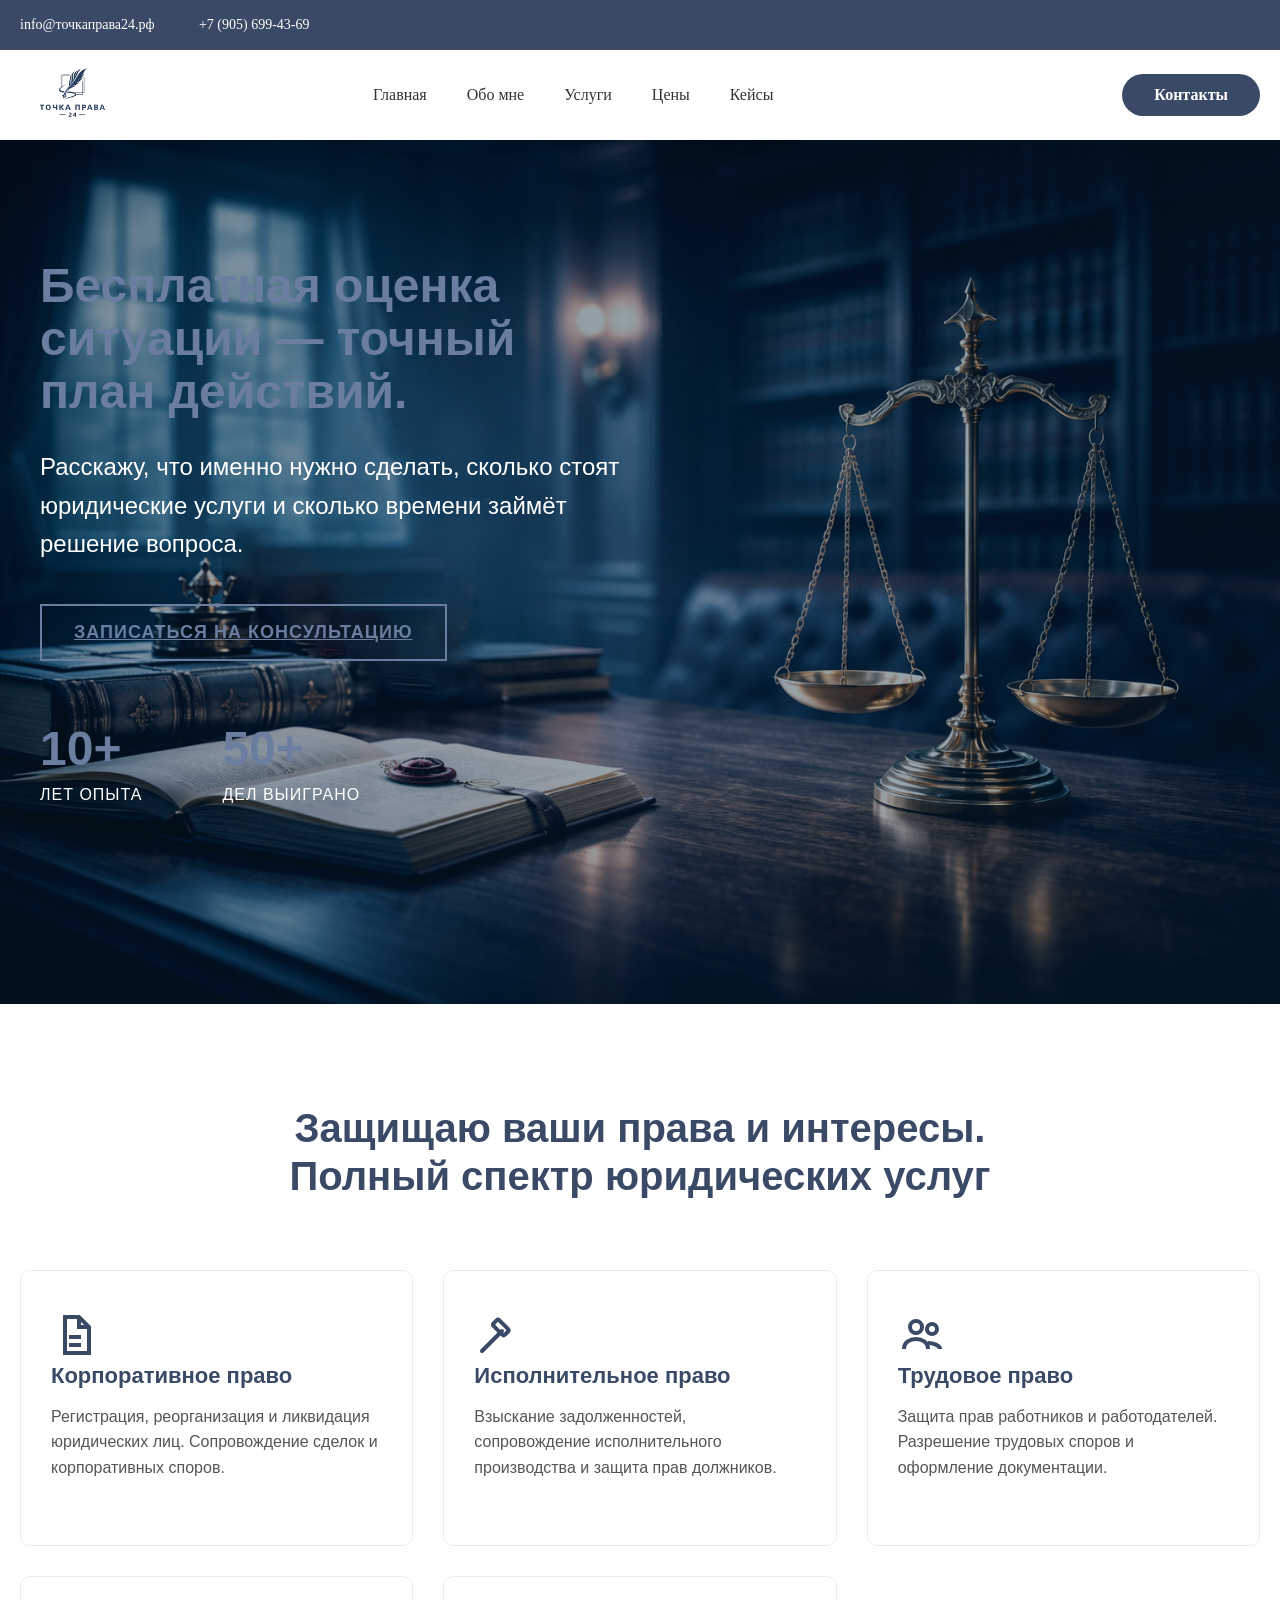
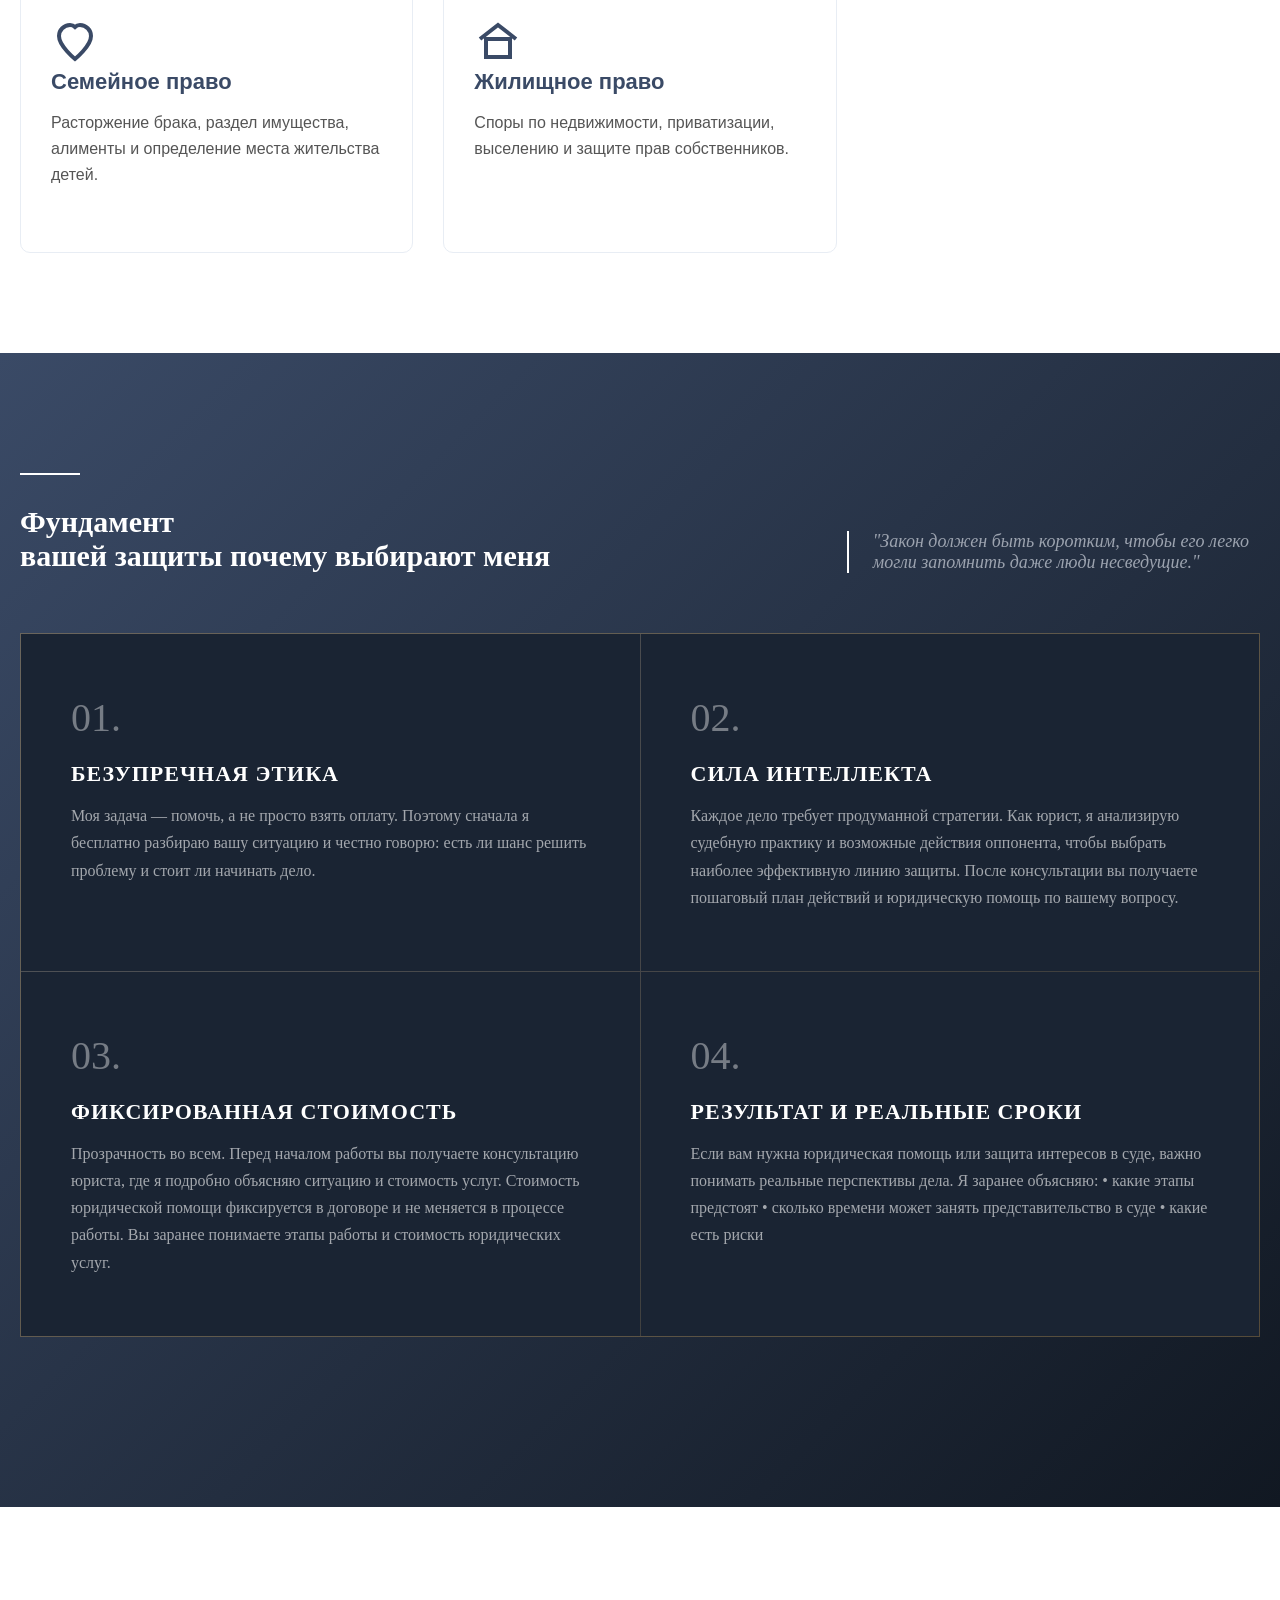
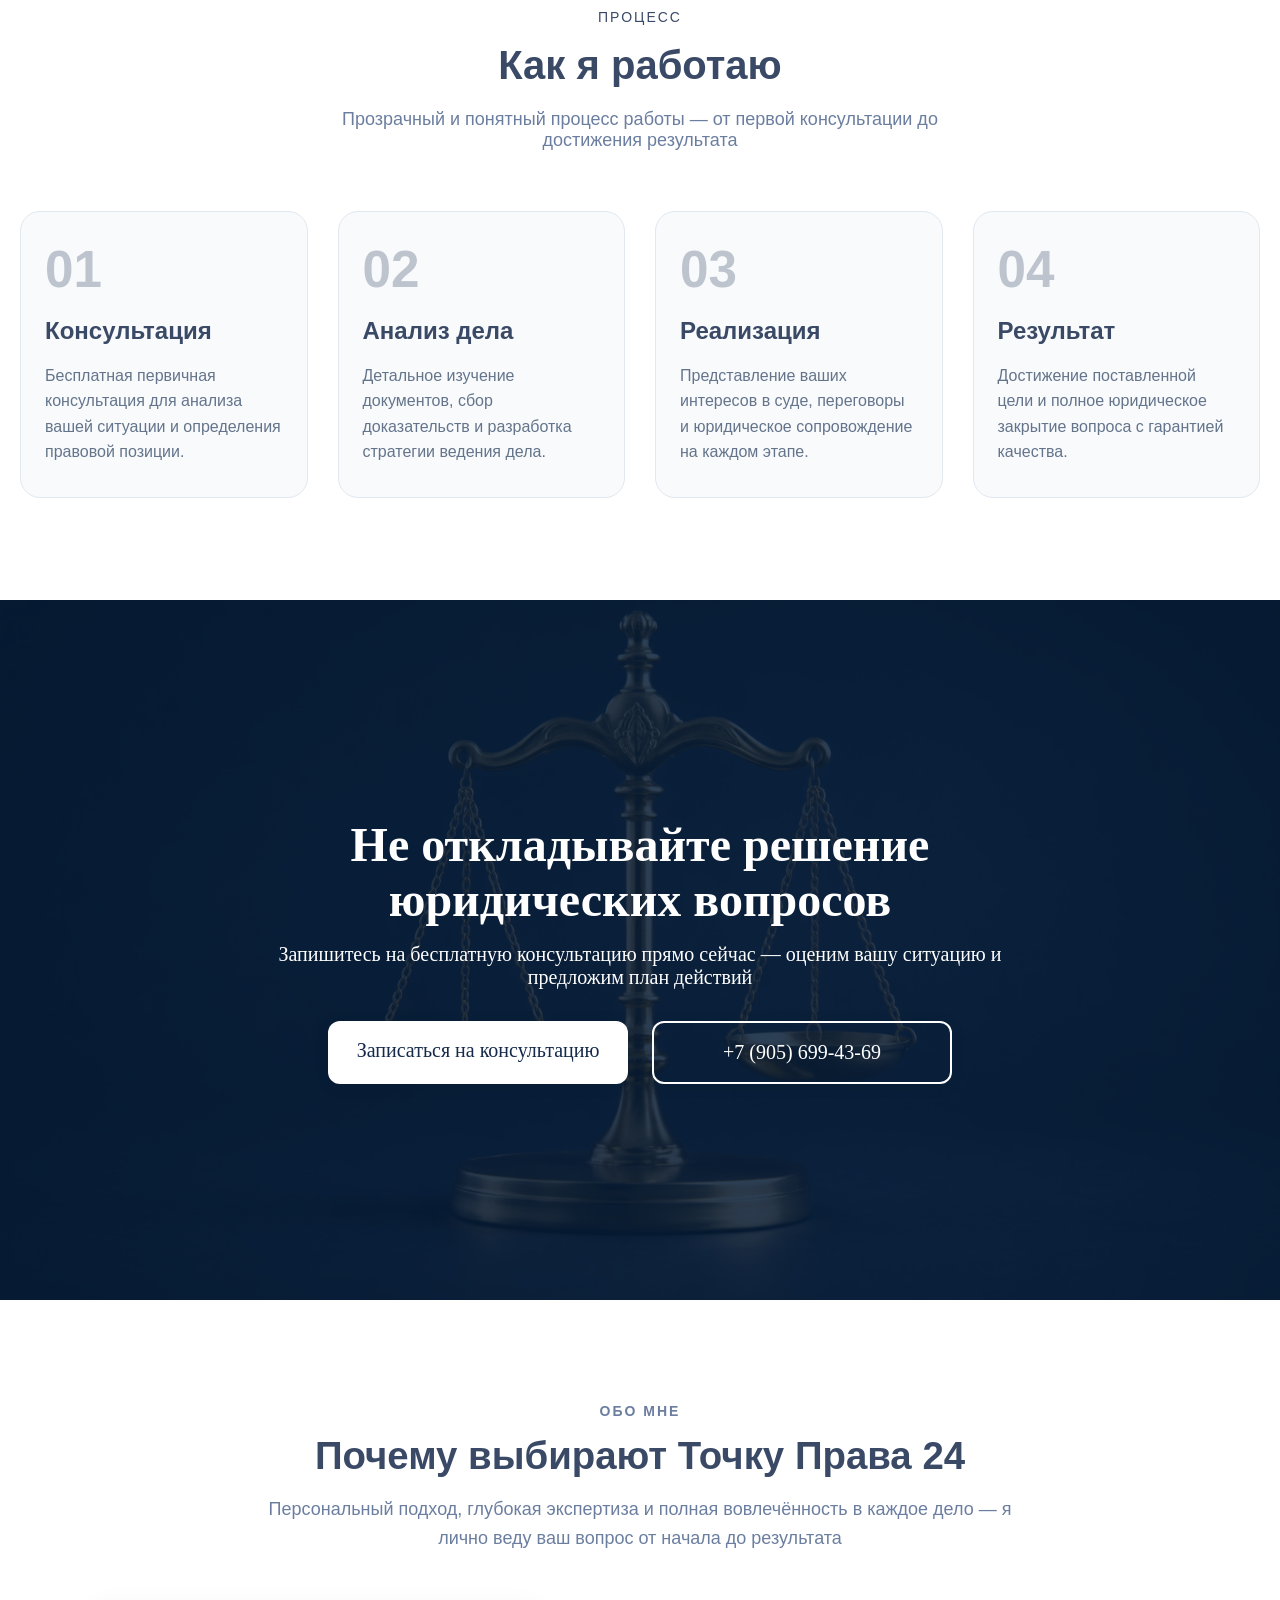
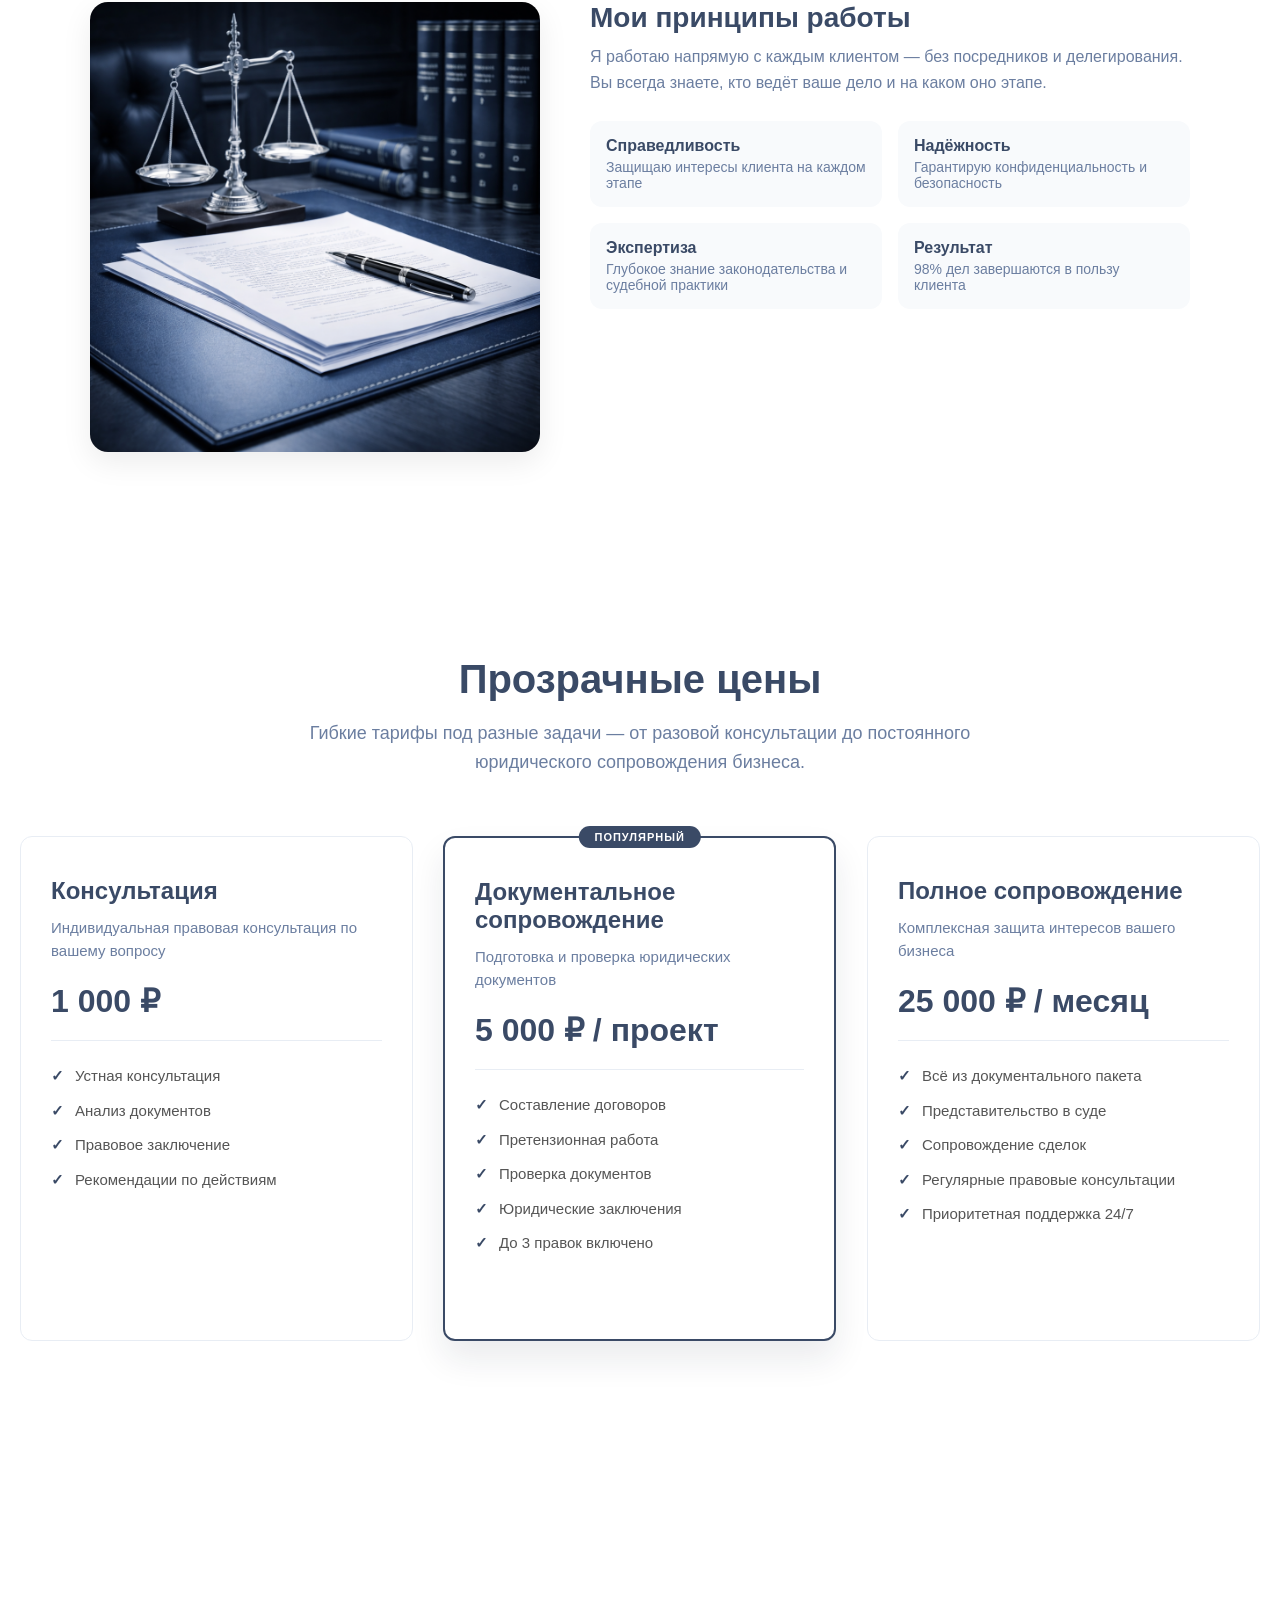
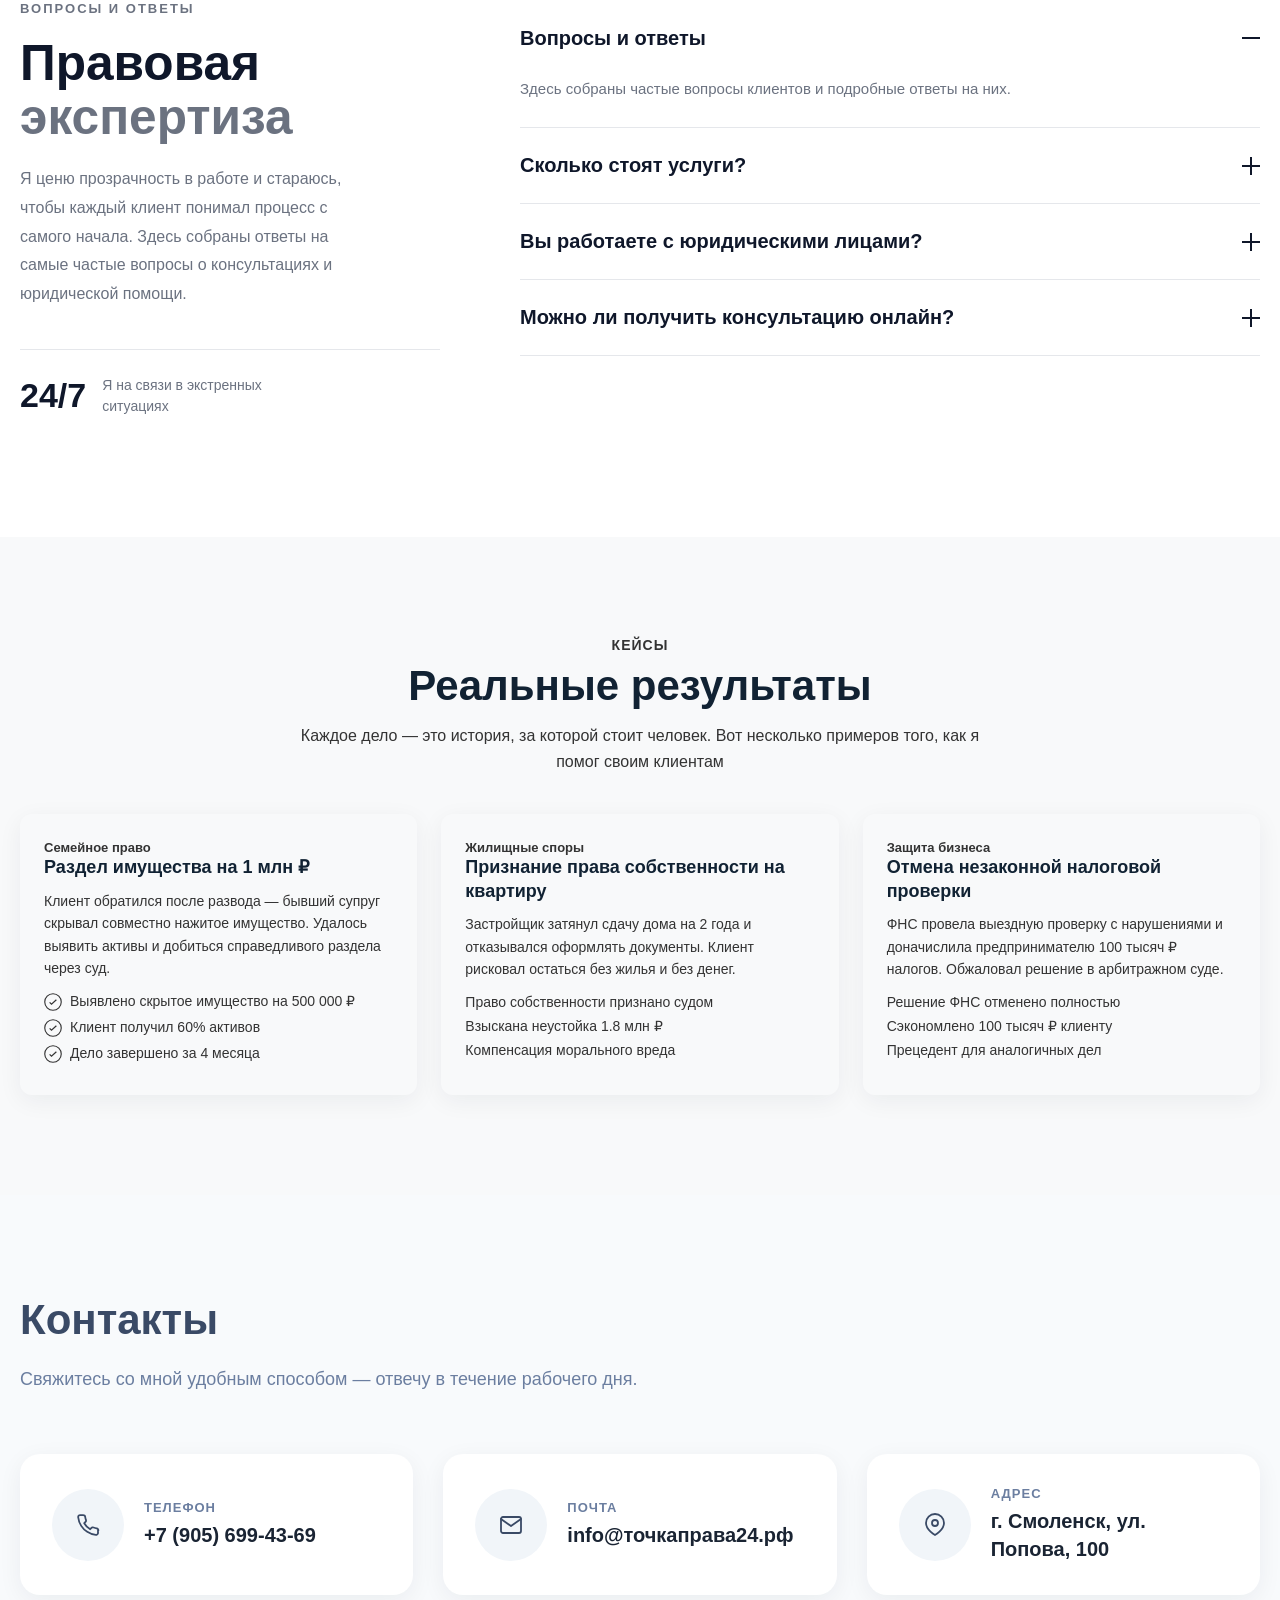
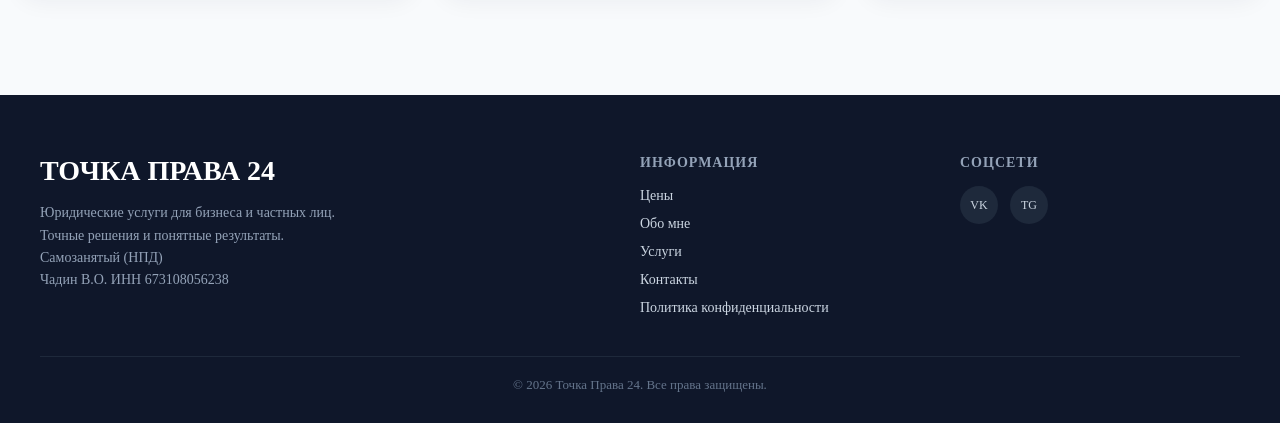
<file: index.html>
<!DOCTYPE html>
<html lang="ru">
	<head>
		<meta charset="UTF-8">
		<meta name="viewport" content="width=device-width, initial-scale=1.0">
		<title>Юридические услуги | Консультации юриста онлайн</title>

        <meta name="description" content="Юридические услуги для бизнеса и частных лиц. Консультации, защита в суде, семейные и гражданские дела. Бесплатная оценка ситуации и план действий.">
		<!-- Favicon -->
    	<link rel="icon" type="image/png" href="/img/favicon-32x32.png">
		

		<!-- CSS -->
		<link rel="stylesheet" href="css/style.css">
	</head>
<body id="top">

	<div class="page">

		<!-- Верхняя панель -->
		<div class="top-bar">
			<div class="container top-bar__container">
				<div class="top-bar__contacts">
					<a href="mailto:info@точкаправа24.рф">
						
						info@точкаправа24.рф
					</a>
					<a href="tel:++79056994369">
						
						+7 (905) 699-43-69
					</a>
				</div>
				<div class="top-bar__social">
					<a href="#"> <i class="fab fa-facebook-f"></i> </a>
					<a href="#"> <i class="fab fa-twitter"></i> </a>
					<a href="#"> <i class="fab fa-behance"></i>
					</a> <a href="#"> <i class="fab fa-youtube"></i></a>
				</div>
			</div>
		</div>

		<!-- Header -->
		<header class="header">
			<div class="container header__container">
				<a href="#">
                   <img src="img/logo1.png" alt="Prixima" class="header__logo">
                </a>

				<i class="burger" id="burgerToggle" aria-expanded="false">
					<span></span>
				</i>

				<nav class="nav" id="navMenu">
					<ul class="nav__list">
						<li class="nav__item">
							<a href="#top">Главная</a>
						</li>
						<li class="nav__item">
							<a href="#about">Обо мне</a>
						</li>
						<li class="nav__item">
							<a href="#services">Услуги</a>
						</li>
						<li class="nav__item">
							<a href="#pricing">Цены</a>
						</li>
						<li class="nav__item">
							<a href="#cases">Кейсы</a>
						</li>
						
					</ul>
					<a href="#contacts" class="button">Контакты</a>
				</nav>
			</div>
		</header>

	    <!-- Контент -->
		<main class="main-content">

		<!-- Первая секция -->
		<section class="hero-section ">
			<div class="hero-section__container">
				<h1 class="hero-section__title">
					Бесплатная оценка ситуации  — точный план действий.
				</h1>
				<div class="hero-section__subtitle">
					Расскажу, что именно нужно сделать, сколько  стоят юридические услуги  и сколько времени займёт решение вопроса.
				</div>
				
				<a href="#contacts" class="hero-section__button">
					Записаться на консультацию
				</a>

				<div class="hero-section__stats">
					<div class="hero-section__stat">
						<div class="hero-section__stat-number">10+</div>
						<div class="hero-section__stat-label">Лет опыта</div>
					</div>
					<div class="hero-section__stat">
						<div class="hero-section__stat-number">50+</div>
						<div class="hero-section__stat-label">Дел выиграно</div>
					</div>
					<div class="hero-section__stat">
						<div class="hero-section__stat-number"></div>
						<div class="hero-section__stat-label"></div>
					</div>
				</div>
			</div>
		</section>
		<!-- конец первой секции-->

		<!-- секцмя услуги-->
		<section id="services" class="legal-services">
			<div class="container">
				<h2 class="legal-services__title">
					Защищаю ваши права и интересы. Полный спектр юридических услуг
				</h2>
				<div class="legal-services__list">
					<article class="legal-services__item reveal">
						<div class="service-icon">
							<svg width="24" height="24" viewbox="0 0 24 24" fill="none">
								<path d="M7 3H14L19 8V21H7V3Z" stroke="currentColor" stroke-width="2"/>
								<path d="M14 3V8H19" stroke="currentColor" stroke-width="2"/>
								<path d="M9 13H15" stroke="currentColor" stroke-width="2"/>
								<path d="M9 17H15" stroke="currentColor" stroke-width="2"/>
							</svg>
						</div>
						<h3 class="legal-services__item-title">Корпоративное право</h3>
						<p class="legal-services__item-description">
							Регистрация, реорганизация и ликвидация юридических лиц.
														Сопровождение сделок и корпоративных споров.
						</p>
						
					</article>

					<article class="legal-services__item reveal">
						<div class="service-icon">
							<svg
								width="24" height="24" viewbox="0 0 24 24" fill="none" xmlns="http://www.w3.org/2000/svg">
								<!-- ручка -->
								<path
								d="M4 20L14 10" stroke="currentColor" stroke-width="2" stroke-linecap="round"/>
								<!-- головка молотка -->
								<rect x="12" y="4" width="8" height="4" rx="1" transform="rotate(45 12 4)" stroke="currentColor" stroke-width="2"/>
							</svg>
						</div>
						<h3 class="legal-services__item-title">Исполнительное право</h3>
						<p class="legal-services__item-description">
							Взыскание задолженностей, сопровождение исполнительного
														производства и защита прав должников.
						</p>
						
					</article>

					<article class="legal-services__item reveal">
						<div class="service-icon">
							<svg width="24" height="24" viewbox="0 0 24 24" fill="none">
								<circle cx="9" cy="8" r="3" stroke="currentColor" stroke-width="2"/>
								<circle cx="17" cy="9" r="2.5" stroke="currentColor" stroke-width="2"/>
								<path d="M3 19C3 15.5 6 14 9 14C12 14 15 15.5 15 19" stroke="currentColor" stroke-width="2"/>
								<path d="M15 16C17.5 16 21 17.2 21 19" stroke="currentColor" stroke-width="2"/>
							</svg>
						</div>
						<h3 class="legal-services__item-title">Трудовое право</h3>
						<p class="legal-services__item-description">
							Защита прав работников и работодателей.
														Разрешение трудовых споров и оформление документации.
						</p>
						
					</article>

					<article class="legal-services__item reveal">
						<div class="service-icon">
							<svg width="24" height="24" viewbox="0 0 24 24" fill="none">
								<path d="M12 21C12 21 4 14.5 4 9.5C4 6.5 6.5 4 9.5 4C11 4 12 5 12 5C12 5 13 4 14.5 4C17.5 4 20 6.5 20 9.5C20 14.5 12 21 12 21Z" stroke="currentColor" stroke-width="2"/>
							</svg>
						</div>
						<h3 class="legal-services__item-title">Семейное право</h3>
						<p class="legal-services__item-description">
							Расторжение брака, раздел имущества,
														алименты и определение места жительства детей.
						</p>
						
					</article>
					<article class="legal-services__item reveal">
						<div class="service-icon">
							<svg width="24" height="24" viewbox="0 0 24 24" fill="none">
								<path d="M3 11L12 4L21 11" stroke="currentColor" stroke-width="2"/>
								<rect x="6" y="11" width="12" height="9" stroke="currentColor" stroke-width="2"/>
							</svg>
						</div>
						<h3 class="legal-services__item-title">Жилищное право</h3>
						<p class="legal-services__item-description">
							Споры по недвижимости, приватизации,
														выселению и защите прав собственников.
						</p>
						
					</article>
				</div>
			</div>
		</section>
		<!-- клнец секцмя услуги-->
        
		<!-- секция преимкщества-->
		<section class="benefits">
			<div
				class="container">
				<!-- Заголовочная часть -->
				<div class="benefits-header">
					<div class="benefits-header__title-block">
						<div class="benefits-header__line"></div>
						<h2 class="benefits-header__title">
							Фундамент<br>
							<span>вашей защиты почему выбирают меня</span>
						</h2>
					</div>
					<div class="benefits-header__quote">
						<p>"Закон должен быть коротким, чтобы его легко могли запомнить даже люди несведущие."</p>
					</div>
				</div>
				<!-- Сетка преимуществ -->
				<div class="benefits-grid">
					<div class="benefits-grid__item" data-delay="0">
						<span class="benefits-grid__number">01.</span>
						<h3 class="benefits-grid__title">Безупречная этика</h3>
						<p class="benefits-grid__desc">
							Моя задача — помочь, а не просто взять оплату. Поэтому сначала я бесплатно разбираю вашу ситуацию и честно говорю:
														есть ли шанс решить проблему и стоит ли начинать дело.
						</p>
					</div>
					<div class="benefits-grid__item" data-delay="100">
						<span class="benefits-grid__number">02.</span>
						<h3 class="benefits-grid__title">Сила интеллекта</h3>
						<p class="benefits-grid__desc">
							Каждое дело требует продуманной стратегии.
														Как юрист, я анализирую судебную практику и возможные действия оппонента, чтобы выбрать наиболее эффективную линию защиты.
														После консультации вы получаете пошаговый план действий и юридическую помощь по вашему вопросу.
						</p>
					</div>
					<div class="benefits-grid__item" data-delay="200">
						<span class="benefits-grid__number">03.</span>
						<h3 class="benefits-grid__title">Фиксированная стоимость</h3>
						<p class="benefits-grid__desc">
							Прозрачность во всем. Перед началом работы вы получаете консультацию юриста, где я подробно объясняю ситуацию и стоимость услуг.
														Стоимость юридической помощи фиксируется в договоре и не меняется в процессе работы.
														Вы заранее понимаете этапы работы и стоимость юридических услуг.
						</p>
					</div>
					<div class="benefits-grid__item" data-delay="300">
						<span class="benefits-grid__number">04.</span>
						<h3 class="benefits-grid__title">Результат и реальные сроки</h3>
						<p class="benefits-grid__desc">
							Если вам нужна юридическая помощь или защита интересов в суде, 
							важно понимать реальные перспективы дела.
							Я заранее объясняю:
							• какие этапы предстоят
							• сколько времени может занять представительство в суде
							• какие есть риски
						</p>
					</div>
				</div>
			</div>
		</section>
        <!-- конец секция преимкщества-->
        
		<!-- Секция как мы работаем -->
		<section class="process">
			<div class="container">
				<p class="process__subtitle">ПРОЦЕСС</p>
				<h2 class="process__title">Как я работаю</h2>
				<p class="process__description">
					Прозрачный и понятный процесс работы — от первой консультации до достижения результата
				</p>

				<ol class="process__list">
					<li class="process__card">
						<h3 class="process__card-title">Консультация</h3>
						<p class="process__card-text">
							Бесплатная первичная консультация для анализа вашей ситуации и определения правовой позиции.
						</p>
					</li>
					<li class="process__card">
						<h3 class="process__card-title">Анализ дела</h3>
						<p class="process__card-text">
							Детальное изучение документов, сбор доказательств и разработка стратегии ведения дела.
						</p>
					</li>
					<li class="process__card">
						<h3 class="process__card-title">Реализация</h3>
						<p class="process__card-text">
							Представление ваших интересов в суде, переговоры и юридическое сопровождение на каждом этапе.
						</p>
					</li>
					<li class="process__card">
						<h3 class="process__card-title">Результат</h3>
						<p class="process__card-text">
							Достижение поставленной цели и полное юридическое закрытие вопроса с гарантией качества.
						</p>
					</li>
				</ol>
			</div>
		</section>

		<!-- конец Секция как мы работаем -->
       
	    <!-- Секция призыв к действию -->
		<section class="promo-hero">
			<div class="container">
				<div class="promo-hero__overlay"></div>
				<div class="promo-hero__content">
					<h2 class="promo-hero__title">
						Не откладывайте решение<br>
						юридических вопросов
					</h2>

					<div class="promo-hero__desc">
						Запишитесь на бесплатную консультацию прямо сейчас — оценим вашу ситуацию и предложим план действий
					</div>

					<div class="promo-hero__actions">
						<a href="#" class="promo-hero__btn promo-hero__btn--primary">
							Записаться на консультацию
						</a>

						<a href="tel:+79056994369" class="promo-hero__btn promo-hero__btn--outline">
							+7 (905) 699-43-69
						</a>
					</div>
				</div>
			</div>
		</section>
       	<!-- конец секции призыв к действию -->

		<!--   секция обо мне -->
		<section id="about" class="about-benefits">
			<div class="container">

				<div class="about-benefits__head">
					<p class="about-benefits__subtitle">ОБО МНЕ</p>

					<h2 class="about-benefits__title">
						Почему выбирают Точку Права 24
					</h2>

					<p class="about-benefits__desc">
						Персональный подход, глубокая экспертиза и полная вовлечённость в каждое дело — я лично веду ваш вопрос от начала до результата
					</p>
				</div>

				<div
					class="about-benefits__content">

					<!-- ЛЕВАЯ ЧАСТЬ -->
					<div class="about-benefits__left">
						<div class="about-benefits__img-wrapper">
							<img src="img/urist1.png" alt="Юрист" class="about-benefits__img">
						</div>
					</div>

					<!-- ПРАВАЯ ЧАСТЬ -->
					<div class="about-benefits__right">

						<h3 class="about-benefits__principles-title">
							Мои принципы работы
						</h3>

						<p class="about-benefits__principles-desc">
							Я работаю напрямую с каждым клиентом — без посредников и делегирования. Вы всегда знаете, кто ведёт ваше дело и на каком оно этапе.
						</p>

						<div class="about-benefits__principles-list">

							<div class="about-benefits__principles-item">
								
								<div>
									<div class="about-benefits__principles-item-title">Справедливость</div>
									<div class="about-benefits__principles-item-desc">Защищаю интересы клиента на каждом этапе</div>
								</div>
							</div>

							<div class="about-benefits__principles-item">
								
								<div>
									<div class="about-benefits__principles-item-title">Надёжность</div>
									<div class="about-benefits__principles-item-desc">Гарантирую конфиденциальность и безопасность</div>
								</div>
							</div>

							<div class="about-benefits__principles-item">
							
								<div>
									<div class="about-benefits__principles-item-title">Экспертиза</div>
									<div class="about-benefits__principles-item-desc">Глубокое знание законодательства и судебной практики</div>
								</div>
							</div>

							<div class="about-benefits__principles-item">
								
								<div>
									<div class="about-benefits__principles-item-title">Результат</div>
									<div class="about-benefits__principles-item-desc">98% дел завершаются в пользу клиента</div>
								</div>
							</div>

						</div>
					</div>
				</div>

			</div>
		</section>
		<!--  конец секция обо мне -->

		<!--  тариифы -->
		<section id="pricing" class="pricing">
			<div class="container">
				<h2 class="pricing__title">Прозрачные цены</h2>
				<p class="pricing__description">
					Гибкие тарифы под разные задачи — от разовой консультации до постоянного юридического сопровождения бизнеса.
				</p>

				<div
					class="pricing__grid">
					<!-- Тариф 1: Консультация -->
					<div class="pricing__card">
						<h3 class="pricing__card-name">Консультация</h3>
						<p class="pricing__card-description">Индивидуальная правовая консультация по вашему вопросу</p>
						<div class="pricing__card-price">1 000 ₽ </div>
						<ul class="pricing__card-features">
							<li>Устная консультация</li>
							<li>Анализ документов</li>
							<li>Правовое заключение</li>
							<li>Рекомендации по действиям</li>
						</ul>
						
					</div>

					<!-- Тариф 2: Документальное сопровождение (популярный) -->
					<div class="pricing__card pricing__card--popular">
						<h3 class="pricing__card-name">Документальное сопровождение</h3>
						<p class="pricing__card-description">Подготовка и проверка юридических документов</p>
						<div class="pricing__card-price">5 000 ₽ / проект</div>
						<ul class="pricing__card-features">
							<li>Составление договоров</li>
							<li>Претензионная работа</li>
							<li>Проверка документов</li>
							<li>Юридические заключения</li>
							<li>До 3 правок включено</li>
						</ul>
						
					</div>

					<!-- Тариф 3: Полное сопровождение -->
					<div class="pricing__card">
						<h3 class="pricing__card-name">Полное сопровождение</h3>
						<p class="pricing__card-description">Комплексная защита интересов вашего бизнеса</p>
						<div class="pricing__card-price">25 000 ₽ / месяц</div>
						<ul class="pricing__card-features">
							<li>Всё из документального пакета</li>
							<li>Представительство в суде</li>
							<li>Сопровождение сделок</li>
							<li>Регулярные правовые консультации</li>
							<li>Приоритетная поддержка 24/7</li>
						</ul>
						
					</div>
				</div>


			</div>
		</section>


		<!--  конец тариифы -->

		<!--  вопрос ответ -->
		<section class="faq">
			<div class="container">

				<div
					class="faq__wrapper">

					<!-- LEFT -->
					<div class="faq__left">

						<div class="faq__label">
							ВОПРОСЫ И ОТВЕТЫ
						</div>

						<h2 class="faq__title">
							Правовая<br>
							<span>экспертиза</span>
						</h2>

						<p class="faq__text">
							Я ценю прозрачность в работе и стараюсь, чтобы каждый клиент понимал процесс с самого начала.
									Здесь собраны ответы на самые частые вопросы о консультациях и юридической помощи.
						</p>

						<div class="faq__support">
							<div class="faq__support-number">24/7</div>
							<div class="faq__support-text">
								Я на связи в экстренных<br>
								ситуациях
							</div>
						</div>

					</div>

					<!-- RIGHT -->
					<div class="faq__right">

						<div class="faq__items">

							<div class="faq-item active">
								<button class="faq-item__question">
									<span>Вопросы и ответы</span>
									<div class="faq-item__icon"></div>
								</button>

								<div class="faq-item__answer">
									<div class="faq-item__content">
										Здесь собраны частые вопросы клиентов и подробные ответы на них.
									</div>
								</div>
							</div>

							<div class="faq-item">
								<button class="faq-item__question">
									<span>Сколько стоят услуги?</span>
									<div class="faq-item__icon"></div>
								</button>

								<div class="faq-item__answer">
									<div class="faq-item__content">
										Стоимость зависит от сложности ситуации и объёма работы.
									</div>
								</div>
							</div>

							<div class="faq-item">
								<button class="faq-item__question">
									<span>Вы работаете с юридическими лицами?</span>
									<div class="faq-item__icon"></div>
								</button>

								<div class="faq-item__answer">
									<div class="faq-item__content">
										Да, работаю с физическими и юридическими лицами.
									</div>
								</div>
							</div>

							<div class="faq-item">
								<button class="faq-item__question">
									<span>Можно ли получить консультацию онлайн?</span>
									<div class="faq-item__icon"></div>
								</button>

								<div class="faq-item__answer">
									<div class="faq-item__content">
										Да, консультации доступны онлайн через Zoom, Telegram или Google Meet.
									</div>
								</div>
							</div>

						</div>

					</div>

				</div>

			</div>
		</section>

		<!--  конец секции вопрос ответ -->
        
		<!-- секция наши кейсы -->
		<section id="cases" class="cases" aria-labelledby="cases-title">
			<div class="container">

				<div class="cases__head">
					<p class="cases__eyebrow">КЕЙСЫ</p>
					<h2 id="cases-title" class="cases__title">Реальные результаты</h2>
					<p class="cases__lead">
						Каждое дело — это история, за которой стоит человек. 
												Вот несколько примеров того, как я помог своим клиентам
					</p>
				</div>

				<div
					class="cases__cards">

					<!-- CARD 1 -->
					<article class="case-card" data-href="#" tabindex="0">
						<div class="case-card__body">
							<span class="case-card__tag">Семейное право</span>
							<h3 class="case-card__title">Раздел имущества на 1 млн ₽</h3>
							<p class="case-card__desc">
								Клиент обратился после развода — бывший супруг скрывал совместно нажитое имущество. 
																Удалось выявить активы и добиться справедливого раздела через суд.
							</p>

							<ul class="case-card__list">
								<li class="case-card__list-item">
									<svg class="case-card__icon" width="18" height="18" viewbox="0 0 24 24">
										<circle cx="12" cy="12" r="11" fill="none" stroke="currentColor" stroke-width="1.5"/>
										<path d="M7.5 12.5l2.5 2.5L16.5 9" fill="none" stroke="currentColor" stroke-width="1.6"/>
									</svg>
									Выявлено скрытое имущество на 500 000  ₽
								</li>
								<li class="case-card__list-item">
									<svg class="case-card__icon" width="18" height="18" viewbox="0 0 24 24">
										<circle cx="12" cy="12" r="11" fill="none" stroke="currentColor" stroke-width="1.5"/>
										<path d="M7.5 12.5l2.5 2.5L16.5 9" fill="none" stroke="currentColor" stroke-width="1.6"/>
									</svg>
									Клиент получил 60% активов
								</li>
								<li class="case-card__list-item">
									<svg class="case-card__icon" width="18" height="18" viewbox="0 0 24 24">
										<circle cx="12" cy="12" r="11" fill="none" stroke="currentColor" stroke-width="1.5"/>
										<path d="M7.5 12.5l2.5 2.5L16.5 9" fill="none" stroke="currentColor" stroke-width="1.6"/>
									</svg>
									Дело завершено за 4 месяца
								</li>
							</ul>
						</div>

						
					</article>

					<!-- CARD 2 -->
					<article class="case-card" data-href="#" tabindex="0">
						<div class="case-card__body">
							<span class="case-card__tag">Жилищные споры</span>
							<h3 class="case-card__title">Признание права собственности на квартиру</h3>
							<p class="case-card__desc">
								Застройщик затянул сдачу дома на 2 года и отказывался оформлять документы. 
																Клиент рисковал остаться без жилья и без денег.
							</p>

							<ul class="case-card__list">
								<li class="case-card__list-item">Право собственности признано судом</li>
								<li class="case-card__list-item">Взыскана неустойка 1.8 млн ₽</li>
								<li class="case-card__list-item">Компенсация морального вреда</li>
							</ul>
						</div>

						
					</article>

					<!-- CARD 3 -->
					<article class="case-card" data-href="#" tabindex="0">
						<div class="case-card__body">
							<span class="case-card__tag">Защита бизнеса</span>
							<h3 class="case-card__title">Отмена незаконной налоговой проверки</h3>
							<p class="case-card__desc">
								ФНС провела выездную проверку с нарушениями и доначислила предпринимателю 100 тысяч ₽ налогов. 
																Обжаловал решение в арбитражном суде.
							</p>

							<ul class="case-card__list">
								<li class="case-card__list-item">Решение ФНС отменено полностью</li>
								<li class="case-card__list-item">Сэкономлено 100 тысяч ₽ клиенту</li>
								<li class="case-card__list-item">Прецедент для аналогичных дел</li>
							</ul>
						</div>

						
					</article>
				</div>
			</div>
		</section>
		<!-- конец секция наши кейсы -->

		<!-- секция контакты -->
		<section id="contacts" class="contacts">
			<div class="container">

				<div class="contacts__head">
					<h2 class="contacts__title">Контакты</h2>

					<p class="contacts__subtitle">
						Свяжитесь со мной удобным способом — отвечу в течение рабочего дня.
					</p>
				</div>

				<div class="contacts__items">

					<div class="contacts__item">
						<div class="contacts__icon">
							<svg width="24" height="24" viewbox="0 0 24 24" fill="none">
								<path d="M22 16.92V19.92C22.0001 20.1985 21.9419 20.474 21.8292 20.7287C21.7164 20.9834 21.5517 21.2118 21.3456 21.3993C21.1396 21.5868 20.8966 21.7292 20.6322 21.8174C20.3678 21.9055 20.0879 21.9374 19.81 21.911C16.7428 21.5771 13.7963 20.5281 11.21 18.85C8.80379 17.3212 6.76379 15.2812 5.235 12.875C3.55192 10.2765 2.5029 7.31446 2.174 4.23298C2.14897 3.95655 2.18172 3.6779 2.27015 3.41483C2.35859 3.15177 2.50083 2.91077 2.68747 2.70652C2.87411 2.50228 3.10097 2.33955 3.35379 2.22872C3.60661 2.11788 3.87959 2.06137 4.155 2.06298H7.155C7.63678 2.05824 8.10384 2.22682 8.47149 2.53768C8.83914 2.84853 9.08266 3.28036 9.158 3.75698C9.29811 4.81794 9.5572 5.85981 9.93 6.86298C10.0637 7.21891 10.0926 7.60582 10.0133 7.97765C9.93398 8.34948 9.74974 8.69089 9.482 8.96198L8.212 10.232C9.63573 12.7351 11.7089 14.8082 14.212 16.232L15.482 14.962C15.7531 14.6942 16.0945 14.51 16.4663 14.4307C16.8382 14.3514 17.2251 14.3803 17.581 14.514C18.5842 14.8868 19.626 15.1459 20.687 15.286C21.1687 15.362 21.6045 15.6091 21.9155 15.9824C22.2265 16.3558 22.3921 16.8293 22.381 17.315L22 16.92Z" stroke="currentColor" stroke-width="1.8" stroke-linecap="round" stroke-linejoin="round"/>
							</svg>
						</div>

						<div class="contacts__info">
							<span class="contacts__label">Телефон</span>
							<a href="tel:+79056994369" class="contacts__value">+7 (905) 699-43-69</a>
						</div>
					</div>

					<div class="contacts__item">
						<div class="contacts__icon">
							<svg width="24" height="24" viewbox="0 0 24 24" fill="none">
								<path d="M4 4H20C21.1 4 22 4.9 22 6V18C22 19.1 21.1 20 20 20H4C2.9 20 2 19.1 2 18V6C2 4.9 2.9 4 4 4Z" stroke="currentColor" stroke-width="1.8" stroke-linecap="round" stroke-linejoin="round"/>
								<path d="M22 6L12 13L2 6" stroke="currentColor" stroke-width="1.8" stroke-linecap="round" stroke-linejoin="round"/>
							</svg>
						</div>

						<div class="contacts__info">
							<span class="contacts__label">Почта</span>
								<a href="mailto:info@точкаправа24.рф" class="contacts__value">info@точкаправа24.рф</a>

						</div>
					</div>

					<div class="contacts__item">
						<div class="contacts__icon">
							<svg width="24" height="24" viewbox="0 0 24 24" fill="none">
								<path d="M21 10C21 17 12 22 12 22C12 22 3 17 3 10C3 7.61305 3.94821 5.32387 5.63604 3.63604C7.32387 1.94821 9.61305 1 12 1C14.3869 1 16.6761 1.94821 18.364 3.63604C20.0518 5.32387 21 7.61305 21 10Z" stroke="currentColor" stroke-width="1.8" stroke-linecap="round" stroke-linejoin="round"/>
								<path d="M12 13C13.6569 13 15 11.6569 15 10C15 8.34315 13.6569 7 12 7C10.3431 7 9 8.34315 9 10C9 11.6569 10.3431 13 12 13Z" stroke="currentColor" stroke-width="1.8" stroke-linecap="round" stroke-linejoin="round"/>
							</svg>
						</div>

						<div class="contacts__info">
							<span class="contacts__label">Адрес</span>
							<p class="contacts__value">г. Смоленск, ул. Попова, 100</p>
						</div>
					</div>

				</div>
			</div>
		</section>
		<!-- конец секции контакты -->

									
									
									
									
							
							
							
							
							
							
							
							
							
							
							
							
							
			
			










		

        
	    
		</main>


       

       






































































































































































































































































       




		





























































 












	

		<!-- ✅ ДОБАВЬ ФУТЕР ЗДЕСЬ! -->
		<footer class="footer">
			<div class="footer__container">

				<div class="footer__main">

					<!-- Бренд -->
					<div class="footer__brand">
						<a href="#" class="footer__logo">ТОЧКА ПРАВА 24 </a>
						<p class="footer__tagline">
							Юридические услуги для бизнеса и частных лиц.<br>
							Точные решения и понятные результаты. <br>
							Самозанятый (НПД) <br>
							Чадин В.О.
							ИНН 673108056238
						</p>
					</div>

					<!-- Навигация -->
					<div class="footer__nav">
						<h4 class="footer__title">ИНФОРМАЦИЯ</h4>
						<ul class="footer__list">
						    <li>
								<a href="#pricing" class="footer__link">Цены</a>
							</li>	
						    <li>
								<a href="#about" class="footer__link">Обо мне</a>
							</li>			
							<li>
								<a href="#services" class="footer__link">Услуги</a>
							</li>
							<li>
								<a href="#contacts" class="footer__link">Контакты</a>
							</li>
							<li>
								<a href="/privacy.html" class="footer__link">Политика конфиденциальности</a>
							</li>
						</ul>
					</div>

					<!-- Соцсети -->
					<div class="footer__social">
						<h4 class="footer__title">СОЦСЕТИ</h4>
						<div class="footer__social-links">
							<a href="#" class="footer__social-link" aria-label="VK">VK</a>
							<a href="#" class="footer__social-link" aria-label="Telegram">TG</a>
							
							
						</div>
					</div>

				</div>

				<div class="footer__bottom">
					© 2026 Точка Права 24. Все права защищены.
				</div>

			</div>
		</footer>


		
	</div>

	<!-- JS -->
	<script src="js/script.js"></script>
	
</body>

</html>
</file>
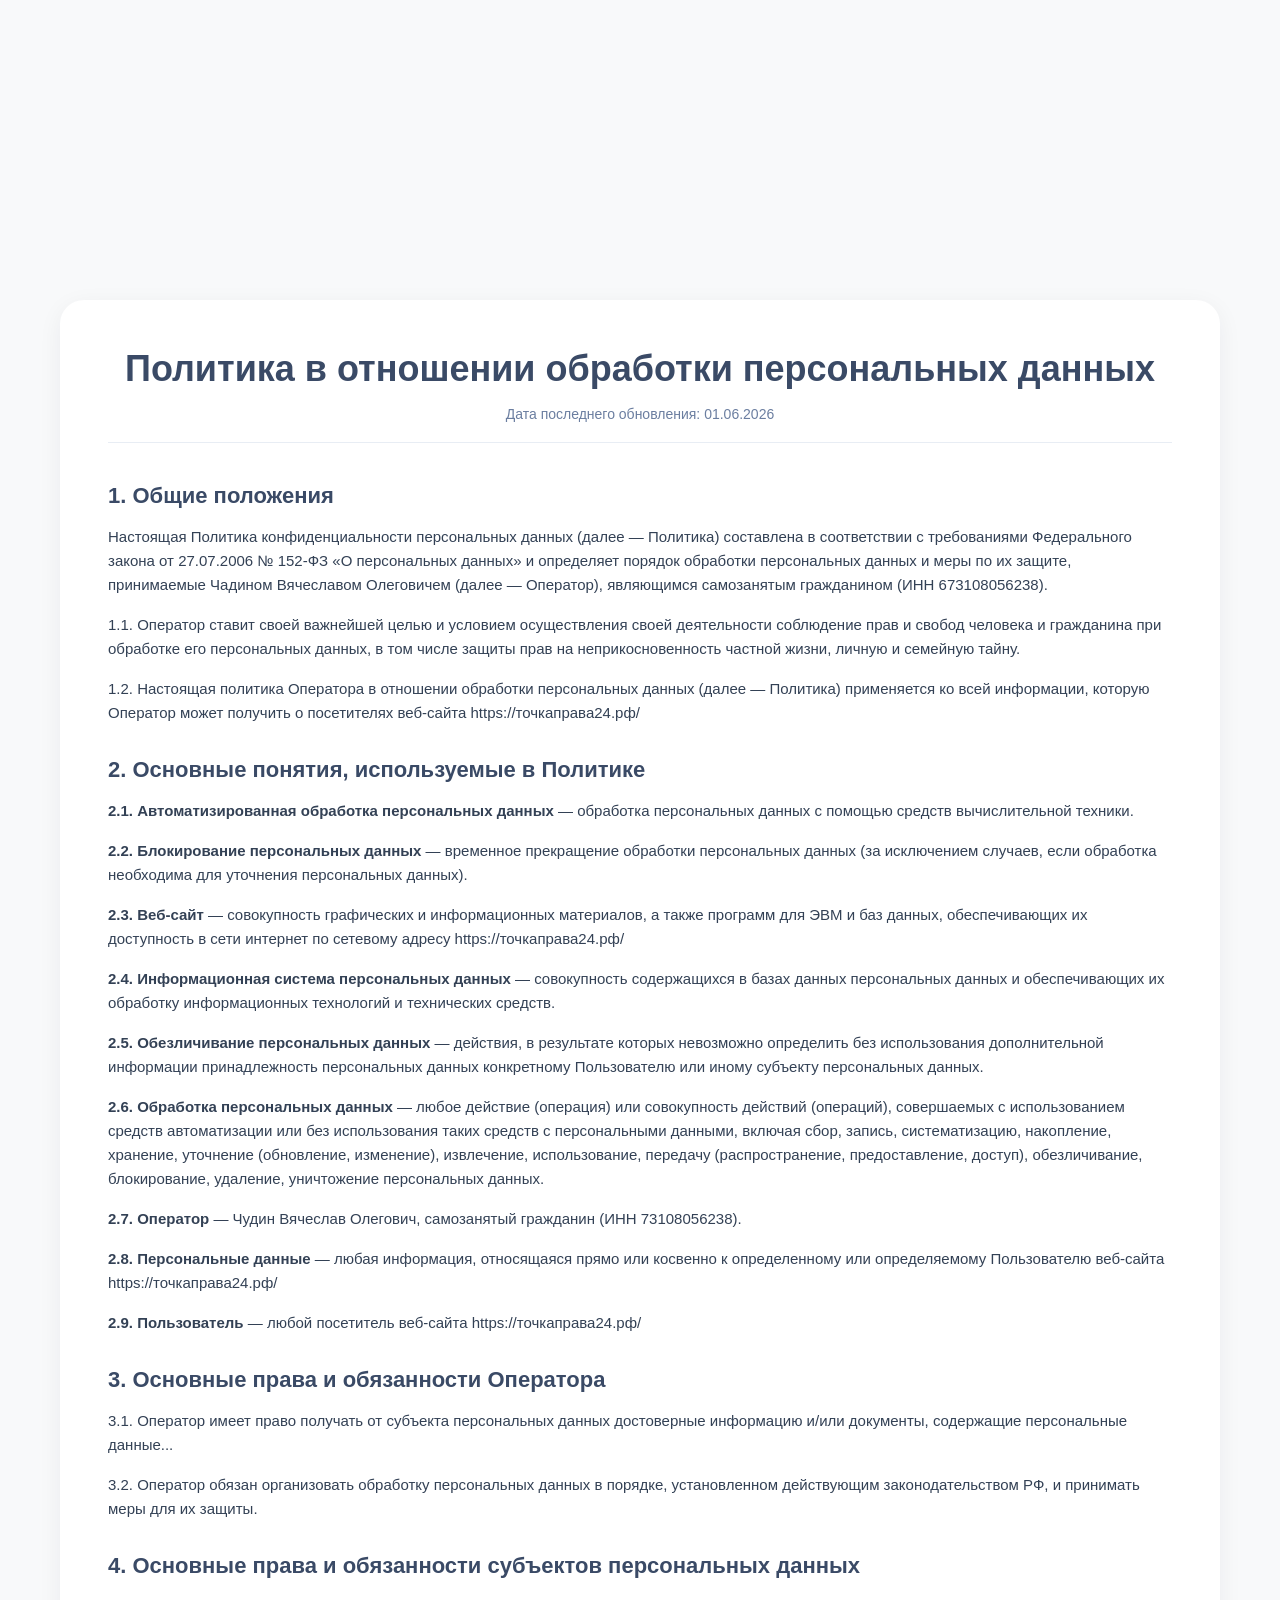
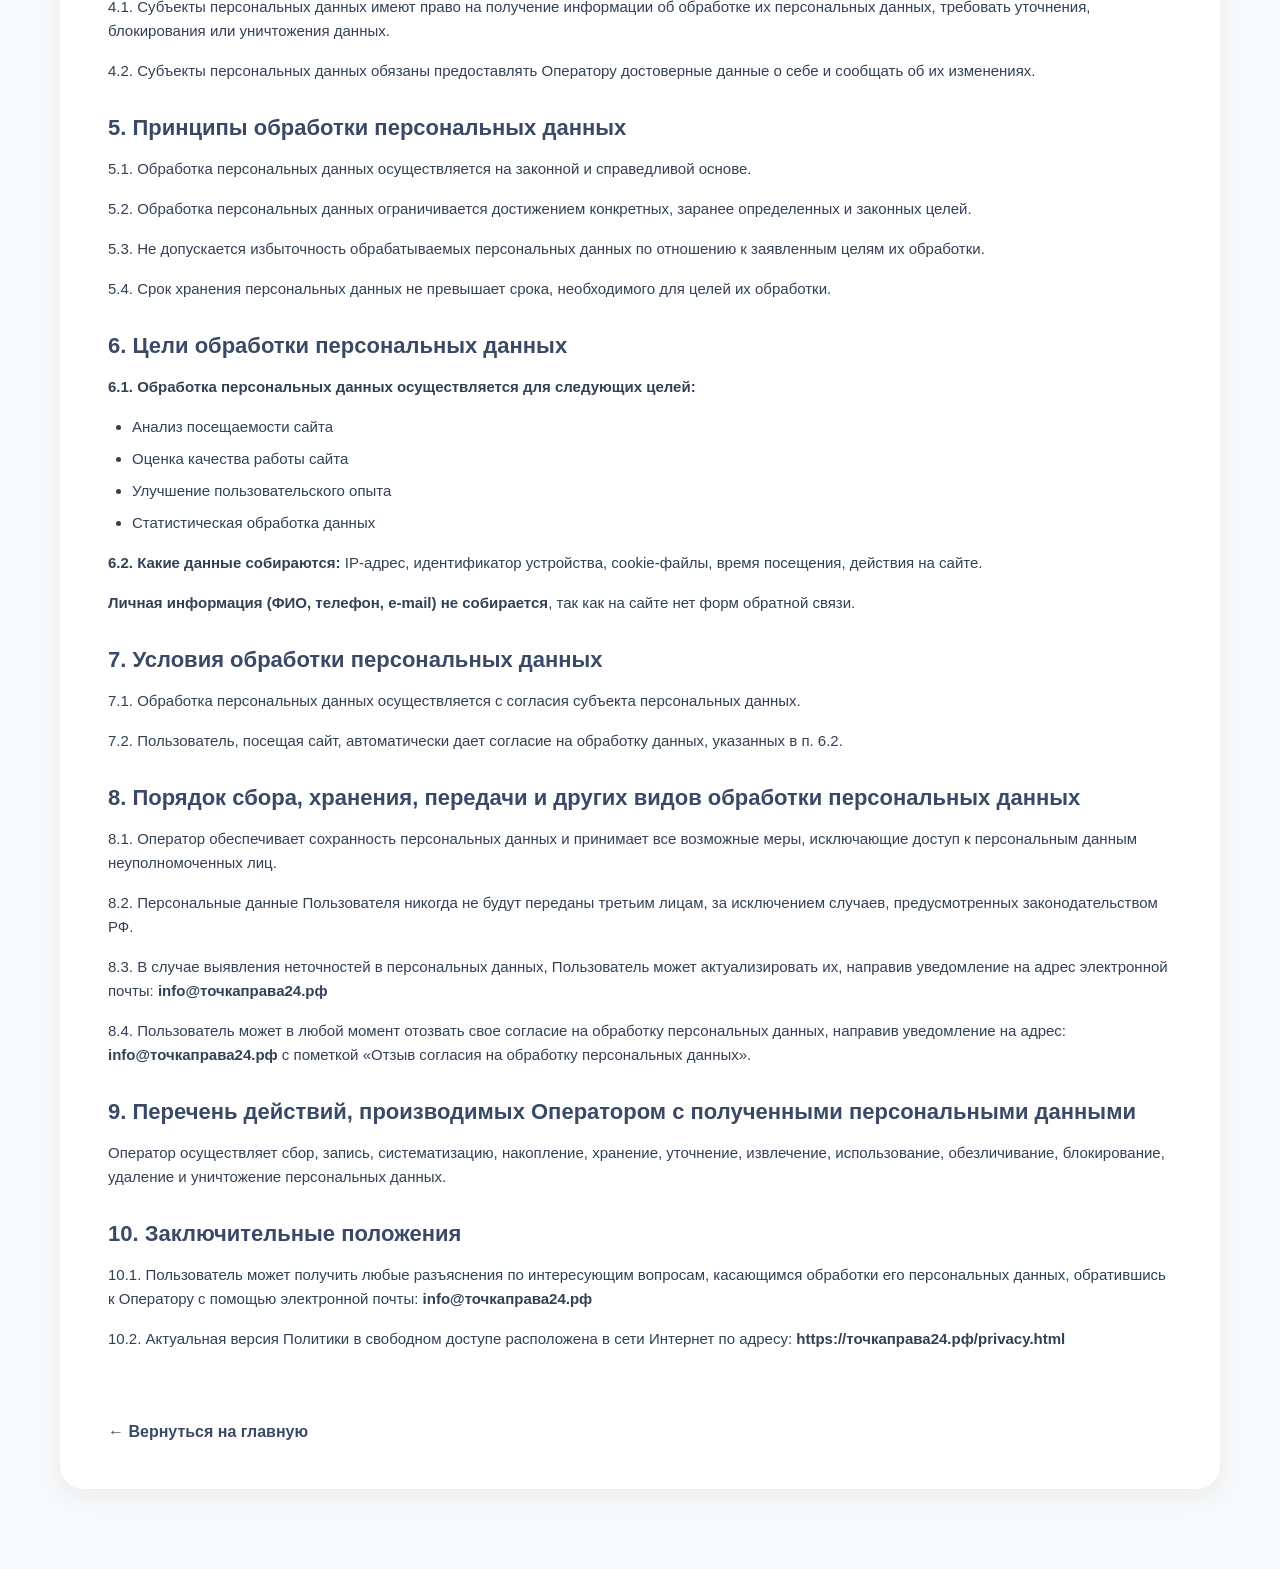
<file: privacy.html>
<!DOCTYPE html>
<html lang="ru">
	<head>
		<meta charset="UTF-8">
		<meta name="viewport" content="width=device-width, initial-scale=1.0">
		<title>Политика конфиденциальности | Точка Права</title>

		<!-- Подключаем те же стили, что и на основном сайте -->
		<link rel="stylesheet" href="css/style.css">

		<style>
			/* Дополнительные стили для страницы политики */
			.policy-page {
				padding: 160px 0 80px;
				background: #f8f9fa;
			}

			.policy-container {
				max-width: 1200px;
				margin: 0 auto;
				padding: 0 20px;
			}

			.policy-card {
				background: #ffffff;
				border-radius: 24px;
				padding: 48px;
				box-shadow: var(--card-shadow);
			}

			.policy-title {
				font-family: "Montserrat", sans-serif;
				font-size: 36px;
				font-weight: 700;
				color: var(--color-navy);
				margin-bottom: 16px;
				text-align: center;
			}

			.policy-date {
				text-align: center;
				color: var(--color-text-secondary);
				font-family: "Open Sans", sans-serif;
				font-size: 14px;
				margin-bottom: 40px;
				padding-bottom: 20px;
				border-bottom: 1px solid #e8edf4;
			}

			.policy-section {
				margin-bottom: 32px;
			}

			.policy-section-title {
				font-family: "Montserrat", sans-serif;
				font-size: 22px;
				font-weight: 600;
				color: var(--color-navy);
				margin-bottom: 16px;
			}

			.policy-section-subtitle {
				font-family: "Montserrat", sans-serif;
				font-size: 18px;
				font-weight: 600;
				color: var(--color-navy);
				margin: 20px 0 12px;
			}

			.policy-text {
				font-family: "Open Sans", sans-serif;
				font-size: 15px;
				line-height: 1.6;
				color: #334155;
				margin-bottom: 16px;
			}

			.policy-list {
				margin: 16px 0 16px 24px;
				font-family: "Open Sans", sans-serif;
				font-size: 15px;
				line-height: 1.6;
				color: #334155;
			}

			.policy-list li {
				margin-bottom: 8px;
			}

			.policy-back-link {
				display: inline-block;
				margin-top: 40px;
				font-family: "Montserrat", sans-serif;
				font-weight: 600;
				color: var(--color-navy);
				text-decoration: none;
				transition: 0.3s;
			}

			.policy-back-link:hover {
				color: #2563eb;
			}

			@media(max-width: 768px) {
				.policy-page {
					padding: 140px 0 60px;
				}
				.policy-card {
					padding: 28px 20px;
				}
				.policy-title {
					font-size: 28px;
				}
				.policy-section-title {
					font-size: 20px;
				}
			}
		</style>
	</head>
	<body>
		<div class="page">
			<!-- Тот же самый top-bar и header (можно скопировать из index.html) -->
			<!-- ... скопируйте сюда top-bar и header ... -->

				<main class="policy-page"> <div class="policy-container">
					<div class="policy-card">
						<h1 class="policy-title">Политика в отношении обработки персональных данных</h1>
						<div class="policy-date">Дата последнего обновления: 01.06.2026</div>

						<!-- 1. Общие положения -->
						<div class="policy-section">
							<h2 class="policy-section-title">1. Общие положения</h2>
							<p class="policy-text">
								Настоящая Политика конфиденциальности персональных данных (далее — Политика) составлена в соответствии с требованиями Федерального закона от 27.07.2006 № 152-ФЗ «О персональных данных» и определяет порядок обработки персональных данных и меры по их защите, принимаемые Чадином Вячеславом Олеговичем (далее — Оператор), являющимся самозанятым гражданином (ИНН 673108056238).
							</p>
							<p class="policy-text">
								1.1. Оператор ставит своей важнейшей целью и условием осуществления своей деятельности соблюдение прав и свобод человека и гражданина при обработке его персональных данных, в том числе защиты прав на неприкосновенность частной жизни, личную и семейную тайну.
							</p>
							<p class="policy-text">
								1.2. Настоящая политика Оператора в отношении обработки персональных данных (далее — Политика) применяется ко всей информации, которую Оператор может получить о посетителях веб-сайта https://точкаправа24.рф/
							</p>
						</div>

						<!-- 2. Основные понятия -->
						<div class="policy-section">
							<h2 class="policy-section-title">2. Основные понятия, используемые в Политике</h2>
							<p class="policy-text">
								<strong>2.1. Автоматизированная обработка персональных данных</strong>
								— обработка персональных данных с помощью средств вычислительной техники.</p>
							<p class="policy-text">
								<strong>2.2. Блокирование персональных данных</strong>
								— временное прекращение обработки персональных данных (за исключением случаев, если обработка необходима для уточнения персональных данных).</p>
							<p class="policy-text">
								<strong>2.3. Веб-сайт</strong>
								— совокупность графических и информационных материалов, а также программ для ЭВМ и баз данных, обеспечивающих их доступность в сети интернет по сетевому адресу https://точкаправа24.рф/</p>
							<p class="policy-text">
								<strong>2.4. Информационная система персональных данных</strong>
								— совокупность содержащихся в базах данных персональных данных и обеспечивающих их обработку информационных технологий и технических средств.</p>
							<p class="policy-text">
								<strong>2.5. Обезличивание персональных данных</strong>
								— действия, в результате которых невозможно определить без использования дополнительной информации принадлежность персональных данных конкретному Пользователю или иному субъекту персональных данных.</p>
							<p class="policy-text">
								<strong>2.6. Обработка персональных данных</strong>
								— любое действие (операция) или совокупность действий (операций), совершаемых с использованием средств автоматизации или без использования таких средств с персональными данными, включая сбор, запись, систематизацию, накопление, хранение, уточнение (обновление, изменение), извлечение, использование, передачу (распространение, предоставление, доступ), обезличивание, блокирование, удаление, уничтожение персональных данных.</p>
							<p class="policy-text">
								<strong>2.7. Оператор</strong>
								— Чудин Вячеслав Олегович, самозанятый гражданин (ИНН 73108056238).</p>
							<p class="policy-text">
								<strong>2.8. Персональные данные</strong>
								— любая информация, относящаяся прямо или косвенно к определенному или определяемому Пользователю веб-сайта https://точкаправа24.рф/</p>
							<p class="policy-text">
								<strong>2.9. Пользователь</strong>
								— любой посетитель веб-сайта https://точкаправа24.рф/</p>
						</div>

						<!-- 3-4. Права и обязанности -->
						<div class="policy-section">
							<h2 class="policy-section-title">3. Основные права и обязанности Оператора</h2>
							<p class="policy-text">3.1. Оператор имеет право получать от субъекта персональных данных достоверные информацию и/или документы, содержащие персональные данные...</p>
							<p class="policy-text">3.2. Оператор обязан организовать обработку персональных данных в порядке, установленном действующим законодательством РФ, и принимать меры для их защиты.</p>
						</div>

						<div class="policy-section">
							<h2 class="policy-section-title">4. Основные права и обязанности субъектов персональных данных</h2>
							<p class="policy-text">4.1. Субъекты персональных данных имеют право на получение информации об обработке их персональных данных, требовать уточнения, блокирования или уничтожения данных.</p>
							<p class="policy-text">4.2. Субъекты персональных данных обязаны предоставлять Оператору достоверные данные о себе и сообщать об их изменениях.</p>
						</div>

						<!-- 5. Принципы обработки -->
						<div class="policy-section">
							<h2 class="policy-section-title">5. Принципы обработки персональных данных</h2>
							<p class="policy-text">5.1. Обработка персональных данных осуществляется на законной и справедливой основе.</p>
							<p class="policy-text">5.2. Обработка персональных данных ограничивается достижением конкретных, заранее определенных и законных целей.</p>
							<p class="policy-text">5.3. Не допускается избыточность обрабатываемых персональных данных по отношению к заявленным целям их обработки.</p>
							<p class="policy-text">5.4. Срок хранения персональных данных не превышает срока, необходимого для целей их обработки.</p>
						</div>

						<!-- 6. Цели обработки -->
						<div class="policy-section">
							<h2 class="policy-section-title">6. Цели обработки персональных данных</h2>
							<p class="policy-text">
								<strong>6.1. Обработка персональных данных осуществляется для следующих целей:</strong>
							</p>
							<ul class="policy-list">
								<li>Анализ посещаемости сайта</li>
								<li>Оценка качества работы сайта</li>
								<li>Улучшение пользовательского опыта</li>
								<li>Статистическая обработка данных</li>
							</ul>
							<p class="policy-text">
								<strong>6.2. Какие данные собираются:</strong>
								IP-адрес, идентификатор устройства, cookie-файлы, время посещения, действия на сайте.</p>
							<p class="policy-text">
								<strong>Личная информация (ФИО, телефон, e-mail) не собирается</strong>, так как на сайте нет форм обратной связи.</p>
						</div>

						<!-- 7-8. Условия обработки -->
						<div class="policy-section">
							<h2 class="policy-section-title">7. Условия обработки персональных данных</h2>
							<p class="policy-text">7.1. Обработка персональных данных осуществляется с согласия субъекта персональных данных.</p>
							<p class="policy-text">7.2. Пользователь, посещая сайт, автоматически дает согласие на обработку данных, указанных в п. 6.2.</p>
						</div>

						<div class="policy-section">
							<h2 class="policy-section-title">8. Порядок сбора, хранения, передачи и других видов обработки персональных данных</h2>
							<p class="policy-text">8.1. Оператор обеспечивает сохранность персональных данных и принимает все возможные меры, исключающие доступ к персональным данным неуполномоченных лиц.</p>
							<p class="policy-text">8.2. Персональные данные Пользователя никогда не будут переданы третьим лицам, за исключением случаев, предусмотренных законодательством РФ.</p>
							<p class="policy-text">8.3. В случае выявления неточностей в персональных данных, Пользователь может актуализировать их, направив уведомление на адрес электронной почты:
								<strong>info@точкаправа24.рф</strong>
							</p>
							<p class="policy-text">8.4. Пользователь может в любой момент отозвать свое согласие на обработку персональных данных, направив уведомление на адрес:
								<strong>info@точкаправа24.рф</strong>
								с пометкой «Отзыв согласия на обработку персональных данных».</p>
						</div>

						<!-- 9-12 -->
						<div class="policy-section">
							<h2 class="policy-section-title">9. Перечень действий, производимых Оператором с полученными персональными данными</h2>
							<p class="policy-text">Оператор осуществляет сбор, запись, систематизацию, накопление, хранение, уточнение, извлечение, использование, обезличивание, блокирование, удаление и уничтожение персональных данных.</p>
						</div>

						<div class="policy-section">
							<h2 class="policy-section-title">10. Заключительные положения</h2>
							<p class="policy-text">10.1. Пользователь может получить любые разъяснения по интересующим вопросам, касающимся обработки его персональных данных, обратившись к Оператору с помощью электронной почты:
								<strong>info@точкаправа24.рф</strong>
							</p>
							<p class="policy-text">10.2. Актуальная версия Политики в свободном доступе расположена в сети Интернет по адресу:
								<strong>https://точкаправа24.рф/privacy.html</strong>
							</p>
						</div>

						<a href="/" class="policy-back-link">← Вернуться на главную</a>
					</div>
				</div>
			</main>

			<!-- Тот же самый футер -->
			<!-- ... скопируйте сюда footer из index.html ... -->
		</div>
	</body>
</html>
</file>
<file: css/style.css>
:root {
    /* COLORS */
    --color-navy: #3a4a66;
    --color-white: #ffffff;
    --color-text-secondary: #6b7ea0;
    --deep-navy: #1a2433;
    --accent: #112233;

    /* UI */
    --tag-bg: #eef3f6;
    --radius: 12px;
    --gap: 28px;
    --container-padding: 20px;

    /* SHADOWS */
    --card-shadow: 0 6px 24px rgba(17, 34, 51, 0.06);
    --card-shadow-strong: 0 18px 34px rgba(17, 34, 51, 0.09);

    /* LAYOUT */
    --header-offset: 140px;

    /* SYSTEM */
    color-scheme: light;


    
}




/* ============ RESET ============ */

* {
    margin: 0;
    padding: 0;
    box-sizing: border-box;
}

html {
    scrollbar-width: none;
    -ms-overflow-style: none;
}

::-webkit-scrollbar {
    display: none;
}

body {
    background: #f8f9fa;
    color: #333;
    
}

body.menu-open {
    overflow: hidden;
}

/* ============ CONTAINER ============ */


.container {
    width: 100%;
    max-width: 1400px;
    margin: 0 auto;
    padding: 0 20px;
}

section {
    scroll-margin-top: 140px;
}


section {
    scroll-margin-top: var(--header-offset);
}

section {
    min-height: auto;
}



/* ============ TOP BAR ============ */
.top-bar {
    background: var(--color-navy);
    color: var(--color-white);
    position: fixed;
    top: 0;
    left: 0;
    right: 0;
    z-index: 1200;
    padding: 8px 0;
    height: 50px;
    display: flex;
    align-items: center;
}

.top-bar {
    pointer-events: none;
}







.top-bar .container {
    display: flex;
    justify-content: space-between;
    align-items: center;
}

.top-bar__contacts,
.top-bar__social {
    display: flex;
    align-items: center;
    gap: 18px;
    font-size: 14px;
}

.top-bar__contacts a:last-child {
    margin-left: 10%;
}

.top-bar__contacts a,
.top-bar__social a {
    color: var(--color-white);
    text-decoration: none;
    white-space: nowrap;
}

/* ============ HEADER ============ */
.header {
    background: var(--color-white);
    box-shadow: 0 4px 15px rgba(0, 0, 0, 0.08);
    position: fixed;
    top: 50px;
    left: 0;
    right: 0;
    height: 90px;
    z-index: 1100;
    display: flex;
    align-items: center;
}

.header .container {
    display: flex;
    align-items: center;
    justify-content: space-between;
    width: 100%;
}

.header__logo {
    height: 70px;
    object-fit: contain;
}

/* ============ NAV ============ */
.nav {
    display: flex;
    align-items: center;
    gap: 60px;
    width: 100%;
}

.nav__list {
    display: flex;
    list-style: none;
    gap: 40px;
}

.nav__item {
    flex-shrink: 0;
   
    
}




.nav__item a {
    text-decoration: none;
    color: #333;
    font-size: 16px;
    font-weight: 500;
    white-space: nowrap;
    position: relative;
    transition: color 0.3s;
    
}

.nav__item a:hover {
    color: var(--color-navy);
}

.nav__item a::after {
    content: '';
    position: absolute;
    height: 2px;
    width: 0;
    bottom: -6px;
    left: 0;
    background: var(--color-navy);
    transition: width 0.3s;
}

.nav__item a:hover::after {
    width: 100%;
}

/* ============ BUTTON ============ */
.button {
    background: var(--color-navy);
    color: var(--color-white);
    padding: 12px 32px;
    border-radius: 50px;
    text-decoration: none;
    font-weight: 600;
    white-space: nowrap;
    transition: 0.3s;
    margin-left: auto;
}

.button:hover {
    transform: translateY(-3px);
}

/* ============ BURGER ============ */
.burger {
    display: none;
    width: 25px;
    height: 18px;
    position: relative;
    cursor: pointer;
    z-index: 1300;
}

.burger::before,
.burger::after,
.burger span {
    content: '';
    position: absolute;
    width: 100%;
    height: 3px;
    background: #333;
    transition: 0.3s;
}

.burger::before {
    top: 0;
}

.burger span {
    top: 50%;
    transform: translateY(-50%);
}

.burger::after {
    bottom: 0;
}




.burger_active::before {
    top: 50%;
    transform: translateY(-50%) rotate(45deg);
}

.burger_active::after {
    top: 50%;
    transform: translateY(-50%) rotate(-45deg);
}

.burger_active span {
    opacity: 0;
}


/* ============ MOBILE ============ */
@media (max-width: 991px) {

    .burger {
        display: block;
    }

    .nav {
        position: fixed;
        top: 140px;
        right: 0;
        width: 80%;
        height: calc(100vh - 140px);
        background: var(--color-white);
        flex-direction: column;
        justify-content: center;
        align-items: center;
        transform: translateX(100%);
        transition: 0.4s;
        box-shadow: -10px 0 20px rgba(0, 0, 0, 0.15);
    }

    .nav_active {
        transform: translateX(0);
    }

    .nav__list {
        flex-direction: column;
        gap: 25px;
    }

    .nav__item a {
        font-size: 24px;
        font-weight: 600;
    }

    .button {
        margin-top: 40px;
        margin-left: 0;
    }
}

/* ============ PAGE STRUCTURE ============ */
.page {
    display: flex;
    flex-direction: column;
    min-height: 100vh;
    padding-top: 140px;
}

.main-content {
    flex: 1;
}



@media (min-width: 992px) {
    .nav {
        margin-left: 20%;
    }
}

/* первая самая секция */
.hero-section {
    position: relative;
    padding: 120px 20px 200px;
    /* изначально значение 200 было 100 */
    /* color: #ffffff; */
    background: url("../img/p2.png") center/cover no-repeat;
    overflow: hidden;
    background-position: right center;
}

/* Затемняющий слой поверх картинки */

.hero-section::before {
    content: "";
    position: absolute;
    inset: 0;
    background: linear-gradient(135deg,
            rgba(2, 27, 46, 0.45) 0%,
            rgba(4, 47, 75, 0.40) 100%);
    z-index: 1;
}

.hero-section__container {
    position: relative;
    z-index: 2;
    max-width: 1200px;
    margin: 0 auto;
}

.hero-section__title {
    font-family: "Montserrat", sans-serif;
    font-size: 48px;
    font-weight: 700;
    line-height: 1.1;
    max-width: 600px;
    margin-bottom: 30px;
    color: var(--color-text-secondary);
}

.hero-section__subtitle {
    font-family: "Open Sans", sans-serif;
    font-size: 24px;
    line-height: 1.6;
    max-width: 580px;
    margin-bottom: 40px;
    color: var(--color-white);
}

.hero-section__button {
    display: inline-block;
    font-family: "Montserrat", sans-serif;
    font-size: 18px;
    font-weight: 700;
    text-transform: uppercase;
    letter-spacing: 1px;
    color: var(--color-text-secondary);
    border: 2px solid var(--color-text-secondary);
    padding: 16px 32px;
    cursor: pointer;
    transition: 0.3s ease;
    margin-bottom: 60px;
}

.hero-section__button:hover {
    background-color: var(--color-white);
    color: #021b2e;
}

.hero-section__stats {
    display: flex;
    gap: 80px;
    flex-wrap: wrap;
}

.hero-section__stat-number {
    font-family: "Montserrat", sans-serif;
    font-size: 48px;
    font-weight: 700;
    color: var(--color-text-secondary);
    margin-bottom: 10px;
}

.hero-section__stat-label {
    font-family: "Open Sans", sans-serif;
    font-size: 16px;
    text-transform: uppercase;
    letter-spacing: 1px;
    font-weight: 500;
    color: var(--color-white);
}


/* ===== TABLET ===== */

@media (max-width: 992px) {
    .hero-section__title {
        font-size: 48px;
    }

    .hero-section__stats {
        gap: 50px;
    }
}


/* ===== MOBILE ===== */

@media (max-width: 576px) {

    .hero-section {
        padding: 80px 20px 60px;
    }

    .hero-section__title {
        font-size: 34px;
    }

    .hero-section__subtitle {
        font-size: 16px;
    }

    .hero-section__button {
        font-size: 14px;
        padding: 14px 20px;
    }

    .hero-section__stats {
        flex-direction: column;
        gap: 30px;
    }

    .hero-section__stat-number {
        font-size: 32px;
    }
}


/* анимация */
.hero-section__title,
.hero-section__subtitle,
.hero-section__button,
.hero-section__stats {
    opacity: 0;
    transform: translateY(40px);
    transition: all 0.8s ease;
}

.hero-section__title.active,
.hero-section__subtitle.active,
.hero-section__button.active,
.hero-section__stats.active {
    opacity: 1;
    transform: translateY(0);
}


/* секция услуги */
.legal-services {
    padding: 100px 0;
    background: #ffffff;
}

.legal-services__title {
    font-family: "Montserrat", sans-serif;
    font-size: 40px;
    font-weight: 700;
    text-align: center;
    max-width: 800px;
    margin: 0 auto 70px;
    color: var(--color-navy);
    line-height: 1.2;
}

/* GRID */

.legal-services__list {
    display: grid;
    grid-template-columns: repeat(3, 1fr);
    gap: 30px;
}

/* CARD */

.legal-services__item {
    background: #ffffff;
    padding: 40px 30px;
    border-radius: 10px;

    border: 1px solid #e8edf4;

    transition: 0.35s;

    display: flex;
    flex-direction: column;
}

.legal-services__item:hover {
    transform: translateY(-8px);

    box-shadow:
        0 15px 40px rgba(0, 0, 0, 0.08);
}

/* TITLE */

.legal-services__item-title {
    font-family: "Montserrat", sans-serif;
    font-size: 22px;
    font-weight: 700;
    margin-bottom: 15px;
    color: var(--color-navy);
}

/* TEXT */

.legal-services__item-description {
    font-family: "Open Sans", sans-serif;
    font-size: 16px;
    line-height: 1.6;
    color: #555;
    margin-bottom: 25px;
    flex-grow: 1;
}

/* LINK */

.legal-services__item-link {
    font-family: "Montserrat", sans-serif;
    font-weight: 600;
    text-decoration: none;
    color: var(--color-text-secondary);

    display: inline-flex;
    align-items: center;
    gap: 6px;

    transition: 0.3s;
}

.legal-services__item-link::after {
    content: "→";
    transition: transform 0.3s;
}

.legal-services__item-link:hover::after {
    transform: translateX(5px);
}

/* ===== TABLET ===== */

@media (max-width: 992px) {

    .legal-services__list {
        grid-template-columns: repeat(2, 1fr);
    }

}

/* ===== MOBILE ===== */

@media (max-width: 576px) {

    .legal-services {
        padding: 70px 0;
    }

    .legal-services__title {
        font-size: 28px;
        margin-bottom: 40px;
    }

    .legal-services__list {
        grid-template-columns: 1fr;
    }

}




.service-icon svg {
    color: var(--color-navy);
    width: 48px;
    height: 48px;
}


/* анимация */
.reveal {
    opacity: 0;
    transform: translateY(40px);
    transition: all 0.7s ease;
}

.reveal.active {
    opacity: 1;
    transform: translateY(0);
}

html {
    scroll-behavior: smooth;
}

section {
    min-height: auto;
}






.benefits {
    padding: clamp(60px, 10vw, 120px) 0;
    background: linear-gradient(135deg, var(--color-navy) 0%, #111822 100%);
    color: white;
    position: relative;
    overflow: hidden;
}


/* Заголовочная часть */
.benefits-header {
    display: flex;
    flex-direction: column;
    gap: 30px;
    margin-bottom: 60px;
}

@media (min-width: 768px) {
    .benefits-header {
        flex-direction: row;
        justify-content: space-between;
        align-items: flex-end;
    }
}

.benefits-header__title-block {
    flex: 0 0 100%;
}

@media (min-width: 768px) {
    .benefits-header__title-block {
        flex: 0 0 50%;
    }
}

.benefits-header__line {
    width: 60px;
    height: 2px;
    background: var(--color-white);
    margin-bottom: 30px;
}

.benefits-header__title {
    font-size: 30px
}

.benefits-header__title span {
    color: var(--color-white);
}

.benefits-header__quote {
    flex: 0 0 100%;
    color: #9ca3af;
    font-weight: 300;
    font-size: clamp(16px, 2vw, 18px);
    font-style: italic;
    border-left: 2px solid var(--color-white);
    padding-left: 24px;
}

@media (min-width: 768px) {
    .benefits-header__quote {
        flex: 0 0 33.333%;
    }
}

/* Сетка преимуществ */
.benefits-grid {
    display: grid;
    grid-template-columns: 1fr;
    gap: 1px;
    background: rgba(197, 160, 89, 0.2);
    border: 1px solid rgba(197, 160, 89, 0.2);
    margin-bottom: 50px;
}

@media (min-width: 640px) {
    .benefits-grid {
        grid-template-columns: repeat(2, 1fr);
    }
}

/* Карточка */
.benefits-grid__item {
    background: var(--deep-navy);
    padding: clamp(30px, 5vw, 60px) clamp(25px, 4vw, 50px);
    transition: all 0.6s ease;
    position: relative;
    opacity: 0;
    transform: translateY(30px);
}

.benefits-grid__item:hover {
    background: #1e2a3b;
    box-shadow: inset 0 0 50px rgba(240, 221, 187, 0.05);
}

/* Номер */
.benefits-grid__number {
    font-size: clamp(32px, 3.5vw, 40px);
    color: var(--color-white);
    opacity: 0.4;
    display: block;
    margin-bottom: 20px;
    transition: all 0.4s;
}

.benefits-grid__item:hover .benefits-grid__number {
    opacity: 1;
    transform: scale(1.1) translateX(5px);
}

/* Заголовок карточки */
.benefits-grid__title {
    font-size: clamp(18px, 2vw, 22px);
    text-transform: uppercase;
    letter-spacing: 1px;
    margin-bottom: 15px;
    color: #fff;
}

/* Описание карточки */
.benefits-grid__desc {
    color: rgba(255, 255, 255, 0.6);
    line-height: 1.7;
    font-weight: 300;
    font-size: clamp(14px, 1.5vw, 16px);
}




@keyframes notification-slide {
    from {
        transform: translateX(100%);
        opacity: 0;
    }

    to {
        transform: translateX(0);
        opacity: 1;
    }
}

/* Анимации */
@keyframes fadeInUp {
    to {
        opacity: 1;
        transform: translateY(0);
    }
}
/* конец секции преимушества */

/* секция как работаю */
.process {
    padding: clamp(60px, 8vw, 120px) 0;
    background-color: #ffffff;
}

.process .container {
    position: relative;
}

/* Подзаголовок */
.process__subtitle {
    font-family: "Open Sans", sans-serif;
    font-size: 0.875rem;
    font-weight: 400;
    letter-spacing: 2px;
    text-transform: uppercase;
    color: var(--color-navy);
    margin-bottom: 16px;
    text-align: center;
}

/* Заголовок */
.process__title {
    font-family: "Montserrat", sans-serif;
    font-weight: 700;
    color: var(--color-navy);
    margin-bottom: 20px;
    text-align: center;
    line-height: 1.2;
    font-size: clamp(1.75rem, 1.1rem + 2vw, 2.5rem);
}

/* Описание */
.process__description {
    font-family: "Open Sans", sans-serif;
    font-size: clamp(1rem, 0.95rem + 0.3vw, 1.125rem);
    color: var(--color-text-secondary);
    max-width: 700px;
    margin: 0 auto 60px auto;
    text-align: center;
}

/* Список шагов */
.process__list {
    list-style: none;
    counter-reset: step;
    display: grid;
    gap: clamp(20px, 2.5vw, 30px);
    grid-template-columns: repeat(auto-fit, minmax(280px, 1fr));
}

/* Карточка */
.process__card {
    background-color: #f8fafc;
    padding: clamp(24px, 4vw, 32px) clamp(20px, 3vw, 24px);
    border-radius: 20px;
    border: 1px solid #e2e8f0;
    transition: all .3s ease;
    height: 100%;
    display: flex;
    flex-direction: column;
    position: relative;
    overflow: hidden;
}

.process__card:hover {
    transform: translateY(-8px);
    box-shadow: 0 20px 40px rgba(58, 74, 102, 0.12);
    border-color: var(--color-navy);
    background-color: #ffffff;
}

/* Декоративный номер через CSS-счетчик */
.process__card::before {
    counter-increment: step;
    content: counter(step, decimal-leading-zero);
    font-family: "Montserrat", sans-serif;
    font-size: clamp(2.5rem, 2rem + 1.5vw, 3.5rem);
    font-weight: 700;
    line-height: 1;
    color: var(--color-navy);
    opacity: .3;
    margin-bottom: 20px;
    transition: all .3s ease;
    display: block;
}

.process__card:hover::before {
    opacity: .8;
    transform: scale(1.05);
}

/* Заголовок шага */
.process__card-title {
    font-family: "Montserrat", sans-serif;
    font-size: clamp(1.25rem, 1.1rem + 0.5vw, 1.5rem);
    font-weight: 600;
    color: var(--color-navy);
    margin-bottom: 16px;
    line-height: 1.3;
}

/* Текст шага */
.process__card-text {
    font-family: "Open Sans", sans-serif;
    font-size: 1rem;
    color: #64748b;
    margin-top: auto;
    line-height: 1.6;
}

/* Адаптив */
@media (max-width: 991px) {
    .process .container {
        padding-left: 5%;
        padding-right: 5%;
    }

    .process__description {
        margin-bottom: 40px;
    }
}

@media (max-width: 576px) {
    .process {
        padding: 60px 0;
    }

    .process__subtitle {
        font-size: 0.75rem;
        text-align: left;
    }

    .process__title {
        text-align: left;
    }

    .process__description {
        text-align: left;
        margin-left: 0;
        margin-right: 0;
    }
}


/* Доступность */
@media (prefers-reduced-motion: reduce) {

    .process__card,
    .process__card::before {
        transition: none !important;
    }

    .process__card:hover {
        transform: none;
        box-shadow: none;
    }
}

/* конец секции как работаю */

/* секция призыв к действию */
.promo-hero {
    position: relative;
    min-height: 700px;
    display: flex;
    align-items: center;
    justify-content: center;
    background: url('../img/call-to-action.png') center/cover no-repeat;
    color: #fff;
    text-align: center;
    padding: 60px 15px;
}

.promo-hero__overlay {
    position: absolute;
    z-index: 1;
    inset: 0;
    background: rgba(6, 30, 57, 0.85);
    /* плотное затемнение */
}

.promo-hero__content {
    position: relative;
    z-index: 2;
    width: 100%;
    max-width: 750px;
    margin: 0 auto;
}

.promo-hero__title {
    font-size: 48px;
    line-height: 1.15;
    font-weight: 700;
    margin-bottom: 16px;
}

.promo-hero__desc {
    font-size: 20px;
    margin-bottom: 32px;
}

.promo-hero__actions {
    display: flex;
    gap: 24px;
    justify-content: center;
    flex-wrap: wrap;
}

.promo-hero__btn {
    display: block;
    min-width: 300px;
    padding: 18px 0;
    font-size: 20px;
    font-weight: 500;
    border-radius: 12px;
    border: none;
    text-decoration: none;
    background: #fff;
    color: #15294b;
    text-align: center;
    transition: 0.2s;
    box-shadow: 0 2px 16px 0 rgba(0, 0, 0, .07);
    cursor: pointer;
}

.promo-hero__btn--primary {
    background: #fff;
    color: #15294b;
}

.promo-hero__btn--outline {
    background: transparent;
    color: #fff;
    border: 2px solid #fff;
}

.promo-hero__btn--outline:hover {
    background: rgba(255, 255, 255, 0.1);
}

.promo-hero__btn--primary:hover {
    background: #ffe58a;
    color: #15294b;
}

@media (max-width: 600px) {
    .promo-hero__title {
        font-size: 28px;
    }

    .promo-hero__desc {
        font-size: 16px;
    }

    .promo-hero__btn {
        min-width: 180px;
        font-size: 16px;
        padding: 12px 0;
    }

    .promo-hero {
        min-height: 350px;
        padding: 30px 5px;
    }
}

/* конец секция призыв к действию */

/* секция обо мне */
/* ================= ABOUT ================= */

.about-benefits {
    padding: clamp(60px, 8vw, 120px) 0;
    background: #fff;
}

/* HEAD */
.about-benefits__head {
    text-align: center;
    margin-bottom: 50px;
}

.about-benefits__subtitle {
    color: var(--color-text-secondary);
    font-family: "Open Sans", sans-serif;
    font-size: 14px;
    font-weight: 700;
    letter-spacing: 2px;
    text-transform: uppercase;
    margin-bottom: 14px;
}

.about-benefits__title {
    color: var(--color-navy);
    font-family: "Montserrat", sans-serif;
    font-size: clamp(26px, 3vw, 44px);
    font-weight: 800;
    line-height: 1.2;
    margin-bottom: 16px;
}

.about-benefits__desc {
    max-width: 750px;
    margin: 0 auto;
    color: var(--color-text-secondary);
    font-family: "Open Sans", sans-serif;
    font-size: 18px;
    line-height: 1.6;
}

/* CONTENT */
.about-benefits__content {
    display: flex;
    gap: 50px;
    align-items: flex-start;
    justify-content: center;
    flex-wrap: wrap;
}

/* LEFT */
.about-benefits__left {
    flex: 1 1 380px;
    max-width: 450px;
}

.about-benefits__img-wrapper {
    border-radius: 18px;
    overflow: hidden;
    box-shadow: 0 10px 30px rgba(0, 0, 0, 0.08);
}

.about-benefits__img {
    width: 100%;
    display: block;
    object-fit: cover;
}

/* RIGHT */
.about-benefits__right {
    flex: 1 1 420px;
    max-width: 600px;
}

.about-benefits__principles-title {
    font-family: "Montserrat", sans-serif;
    font-size: 28px;
    font-weight: 700;
    color: var(--color-navy);
    margin-bottom: 10px;
}

.about-benefits__principles-desc {
    font-family: "Open Sans", sans-serif;
    font-size: 16px;
    color: var(--color-text-secondary);
    line-height: 1.6;
    margin-bottom: 25px;
}

/* GRID */
.about-benefits__principles-list {
    display: grid;
    grid-template-columns: 1fr 1fr;
    gap: 16px;
}

/* ITEM */
.about-benefits__principles-item {
    display: flex;
    gap: 12px;
    padding: 16px;
    border-radius: 12px;
    background: #f8fafc;
    align-items: flex-start;
}

/* ICON */
.about-benefits__icon {
    font-size: 22px;
    line-height: 1;
}

/* TEXT */
.about-benefits__principles-item-title {
    font-family: "Montserrat", sans-serif;
    font-weight: 700;
    font-size: 16px;
    color: var(--color-navy);
    margin-bottom: 4px;
}

.about-benefits__principles-item-desc {
    font-family: "Open Sans", sans-serif;
    font-size: 14px;
    color: var(--color-text-secondary);
}

/* ================= ADAPTIVE ================= */

@media (max-width: 991px) {
    .about-benefits__content {
        flex-direction: column;
        align-items: center;
    }

    .about-benefits__left,
    .about-benefits__right {
        max-width: 100%;
    }

    .about-benefits__principles-list {
        grid-template-columns: 1fr;
    }
}

@media (max-width: 600px) {
    .about-benefits {
        padding: 50px 0;
    }

    .about-benefits__title {
        font-size: 22px;
    }

    .about-benefits__desc {
        font-size: 15px;
    }
}

/* конец секции обо мне */


/* секция тарифы */
.pricing {
    padding: 100px 0;
    background: #ffffff;
}

/* Заголовок секции */
.pricing__title {
    font-family: "Montserrat", sans-serif;
    font-size: 40px;
    font-weight: 700;
    text-align: center;
    color: var(--color-navy);
    margin-bottom: 16px;
    line-height: 1.2;
}

/* Описание под заголовком */
.pricing__description {
    font-family: "Open Sans", sans-serif;
    font-size: 18px;
    color: var(--color-text-secondary);
    text-align: center;
    max-width: 700px;
    margin: 0 auto 60px auto;
    line-height: 1.6;
}

/* Сетка карточек */
.pricing__grid {
    display: grid;
    grid-template-columns: repeat(3, 1fr);
    gap: 30px;
    margin-bottom: 40px;
}

/* Карточка тарифа — в стиле ваших карточек из legal-services */
.pricing__card {
    background: var(--color-white);
    padding: 40px 30px; 
    border-radius: var(--radius);
    border: 1px solid #e8edf4;
    transition: 0.35s;
    display: flex;
    flex-direction: column;
    height: auto;
    position: relative;
}

.pricing__card:hover {
    transform: translateY(-8px);
    box-shadow: var(--card-shadow-strong);
}

.pricing__card {
    will-change: transform;
}

/* Выделенный тариф (популярный) */
.pricing__card--popular {
    border: 2px solid var(--color-navy);
    box-shadow: var(--card-shadow-strong);
}

.pricing__card--popular::before {
    content: "ПОПУЛЯРНЫЙ";
    position: absolute;
    top: -12px;
    left: 50%;
    transform: translateX(-50%);
    background: var(--color-navy);
    color: var(--color-white);
    font-family: "Montserrat", sans-serif;
    font-size: 11px;
    font-weight: 600;
    letter-spacing: 1px;
    padding: 5px 16px;
    border-radius: 30px;
    white-space: nowrap;
}

/* Название тарифа */
.pricing__card-name {
    font-family: "Montserrat", sans-serif;
    font-size: 24px;
    font-weight: 700;
    color: var(--color-navy);
    margin-bottom: 12px;
}

/* Описание внутри карточки */
.pricing__card-description {
    font-family: "Open Sans", sans-serif;
    font-size: 15px;
    color: var(--color-text-secondary);
    margin-bottom: 20px;
    line-height: 1.5;
}

/* Цена */
.pricing__card-price {
    font-family: "Montserrat", sans-serif;
    font-size: 32px;
    font-weight: 700;
    color: var(--color-navy);
    margin-bottom: 24px;
    padding-bottom: 20px;
    border-bottom: 1px solid #e8edf4;
}

/* Список преимуществ */
.pricing__card-features {
    list-style: none;
    margin-bottom: 32px;
    flex-grow: 1;
}

.pricing__card-features li {
    font-family: "Open Sans", sans-serif;
    font-size: 15px;
    color: #555;
    margin-bottom: 12px;
    padding-left: 24px;
    position: relative;
    line-height: 1.5;
}

.pricing__card-features li::before {
    content: "✓";
    position: absolute;
    left: 0;
    color: var(--color-navy);
    font-weight: 700;
}

/* Кнопка — в стиле вашей кнопки .button */
.pricing__card-button {
    display: inline-block;
    background: var(--color-navy);
    color: var(--color-white);
    font-family: "Montserrat", sans-serif;
    font-size: 14px;
    font-weight: 600;
    text-transform: uppercase;
    letter-spacing: 1px;
    text-decoration: none;
    text-align: center;
    padding: 14px 20px;
    border-radius: 50px;
    transition: 0.3s;
    cursor: pointer;
    border: none;
    /* width: 100%; */
    width: auto;
    min-width: 220px;
}

.pricing__card-button:hover {
    transform: translateY(-3px);
    background: var(--deep-navy);
}

/* Политика конфиденциальности */
.pricing__privacy {
    text-align: center;
    margin-top: 20px;
}

.pricing__privacy-link {
    font-family: "Open Sans", sans-serif;
    font-size: 14px;
    color: var(--color-text-secondary);
    text-decoration: none;
    transition: color 0.3s;
}

.pricing__privacy-link:hover {
    color: var(--color-navy);
    text-decoration: underline;
}

/* ========== АДАПТИВНОСТЬ (по вашим брейкпоинтам) ========== */
@media (max-width: 992px) {
    .pricing {
        padding: 80px 0;
    }

    .pricing__title {
        font-size: 36px;
    }

    .pricing__description {
        font-size: 16px;
        margin-bottom: 48px;
    }

    .pricing__grid {
        grid-template-columns: repeat(2, 1fr);
        gap: 25px;
    }
}

@media (max-width: 768px) {
    .pricing__card-name {
        font-size: 22px;
    }

    .pricing__card-price {
        font-size: 28px;
    }
}

@media (max-width: 576px) {
    .pricing {
        padding: 60px 0;
    }

    .pricing__title {
        font-size: 28px;
        text-align: left;
    }

    .pricing__description {
        font-size: 15px;
        text-align: left;
        margin-left: 0;
        margin-right: 0;
    }

    .pricing__grid {
        grid-template-columns: 1fr;
        gap: 20px;
    }

    .pricing__card {
        padding: 28px 24px;
    }

    .pricing__card-name {
        font-size: 20px;
    }

    .pricing__card-price {
        font-size: 26px;
    }

    .pricing__card-features li {
        font-size: 14px;
    }

    .pricing__card-button {
        padding: 12px 16px;
        font-size: 13px;
    }
}


/* конец секция тарифы */

/* секция вопрос ответ */
.faq {
    padding: 120px 0;
    background: #ffffff;
    overflow: hidden;
}

/* ===== GRID ===== */
.faq__wrapper {
    display: grid;
    grid-template-columns: 420px 1fr;
    gap: 80px;
    align-items: start;
}

/* ===== LEFT ===== */
.faq__label {
    font-family: "Open Sans", sans-serif;
    font-size: 13px;
    font-weight: 600;
    letter-spacing: 2px;
    text-transform: uppercase;
    color: #6b7280;
    margin-bottom: 20px;
}

.faq__title {
    font-family: "Montserrat", sans-serif;
    font-size: clamp(2rem, 1.5rem + 2vw, 3.2rem);
    font-weight: 800;
    line-height: 1.1;
    color: #0f172a;
    margin-bottom: 20px;
}

.faq__title span {
    color: #6b7280;
}

.faq__text {
    font-family: "Open Sans", sans-serif;
    font-size: 16px;
    line-height: 1.8;
    color: #6b7280;
    max-width: 360px;
}

/* support */
.faq__support {
    margin-top: 40px;
    padding-top: 25px;
    border-top: 1px solid #e5e7eb;
    display: flex;
    align-items: center;
    gap: 16px;
}

.faq__support-number {
    font-family: "Montserrat", sans-serif;
    font-size: 34px;
    font-weight: 700;
    color: #0f172a;
}

.faq__support-text {
    font-family: "Open Sans", sans-serif;
    font-size: 14px;
    color: #6b7280;
    line-height: 1.5;
}

/* ===== RIGHT ===== */
.faq__items {
    display: flex;
    flex-direction: column;
}

/* item */
.faq-item {
    border-bottom: 1px solid #e5e7eb;
}

/* question */
.faq-item__question {
    width: 100%;
    background: none;
    border: none;
    padding: 26px 0;
    display: flex;
    justify-content: space-between;
    align-items: center;
    cursor: pointer;
    text-align: left;
}

.faq-item__question span {
    font-family: "Montserrat", sans-serif;
    font-size: 20px;
    font-weight: 600;
    color: #0f172a;
    transition: 0.3s ease;
}

.faq-item__question:hover span {
    color: #334155;
}

/* icon */
.faq-item__icon {
    width: 18px;
    height: 18px;
    position: relative;
    flex-shrink: 0;
}

.faq-item__icon::before,
.faq-item__icon::after {
    content: "";
    position: absolute;
    background: #0f172a;
    transition: 0.3s ease;
}

.faq-item__icon::before {
    width: 100%;
    height: 2px;
    top: 50%;
    left: 0;
    transform: translateY(-50%);
}

.faq-item__icon::after {
    width: 2px;
    height: 100%;
    left: 50%;
    top: 0;
    transform: translateX(-50%);
}

/* active icon (минус) */
.faq-item.active .faq-item__icon::after {
    opacity: 0;
}

/* ===== ANSWER ===== */
.faq-item__answer {
    max-height: 0;
    overflow: hidden;
    transition: max-height 0.4s ease;
}

.faq-item__content {
    padding: 0 0 26px;
    font-family: "Open Sans", sans-serif;
    font-size: 15px;
    line-height: 1.7;
    color: #6b7280;
    max-width: 700px;
}

/* ===== RESPONSIVE ===== */
@media (max-width: 980px) {
    .faq__wrapper {
        grid-template-columns: 1fr;
        gap: 40px;
    }

    .faq__text {
        max-width: 100%;
    }
}

@media (max-width: 768px) {
    .faq {
        padding: 80px 0;
    }

    .faq-item__question span {
        font-size: 18px;
    }
}













/* блок наши кейсы */
/* ===================== CASES SECTION ===================== */

.cases {
    padding: 100px 0;
}

.cases__head {
    text-align: center;
    margin-bottom: 40px;
}

.cases__eyebrow {
    font-family: "Open Sans", sans-serif;
    font-size: 14px;
    letter-spacing: 1px;
    color: var(--muted);
    font-weight: 600;
    margin-bottom: 10px;
}

.cases__title {
    font-family: "Montserrat", sans-serif;
    font-size: 42px;
    font-weight: 700;
    color: var(--accent);
    margin: 0;
    line-height: 1.1;
}

.cases__lead {
    font-family: "Open Sans", sans-serif;
    font-size: 16px;
    color: var(--muted);
    max-width: 700px;
    margin: 14px auto 0;
    line-height: 1.6;
}

/* GRID */
.cases__cards {
    display: grid;
    grid-template-columns: repeat(3, 1fr);
    gap: 24px;
}

/* CARD */
.case-card {
    background: var(--card-bg);
    border-radius: var(--radius);
    box-shadow: var(--card-shadow);
    padding: 24px;
    display: flex;
    flex-direction: column;
    justify-content: space-between;
    transition: 0.25s ease;
    cursor: pointer;
}

.case-card:hover {
    transform: translateY(-6px);
    box-shadow: var(--card-shadow-strong);
}

/* TAG */
.case-card__tag {
    font-family: "Montserrat", sans-serif;
    font-size: 13px;
    color: var(--muted);
    margin-bottom: 12px;
    font-weight: 600;
}

/* TITLE */
.case-card__title {
    font-family: "Montserrat", sans-serif;
    font-size: 18px;
    font-weight: 700;
    color: var(--accent);
    margin-bottom: 10px;
    line-height: 1.3;
}

/* DESCRIPTION */
.case-card__desc {
    font-family: "Open Sans", sans-serif;
    font-size: 14px;
    color: var(--muted);
    line-height: 1.6;
    margin-bottom: 14px;
}

/* LIST */
.case-card__list {
    list-style: none;
    padding: 0;
    margin: 0;
}

.case-card__list-item {
    font-family: "Open Sans", sans-serif;
    font-size: 14px;
    color: var(--muted);
    margin-bottom: 8px;
    display: flex;
    gap: 8px;
}

/* FOOT */
.case-card__foot {
    margin-top: 14px;
}

.case-card__more {
    font-size: 14px;
    font-weight: 600;
    color: var(--accent);
    text-decoration: none;
}

/* RESPONSIVE */
@media (max-width: 1100px) {
    .cases__cards {
        grid-template-columns: repeat(2, 1fr);
    }
}

@media (max-width: 768px) {
    .cases {
        padding: 70px 0;
    }

    .cases__cards {
        grid-template-columns: 1fr;
    }

    .cases__title {
        font-size: 32px;
    }
}
/* конец блока наши кейсы */








/* футер */
.footer {
    background: #0f172a;
    color: #cbd5e1;
    padding: 60px 20px 30px;
}

.footer__container {
    max-width: 1200px;
    margin: 0 auto;
}

/* GRID */
.footer__main {
    display: grid;
    grid-template-columns: 2fr 1fr 1fr;
    gap: 40px;
    margin-bottom: 40px;
}

/* BRAND */
.footer__logo {
    font-size: 28px;
    font-weight: 700;
    color: #ffffff;
    text-decoration: none;
    display: inline-block;
    margin-bottom: 15px;
}

.footer__logo:hover {
    color: #60a5fa;
}

.footer__tagline {
    font-size: 14px;
    color: #94a3b8;
    line-height: 1.6;
    max-width: 300px;
}

/* TITLES */
.footer__title {
    font-size: 14px;
    font-weight: 600;
    text-transform: uppercase;
    letter-spacing: 1px;
    color: #94a3b8;
    margin-bottom: 15px;
}

/* LIST */
.footer__list {
    list-style: none;
    display: flex;
    flex-direction: column;
    gap: 10px;
}

.footer__link {
    color: #cbd5e1;
    text-decoration: none;
    font-size: 14px;
    transition: 0.2s;
}

.footer__link:hover {
    color: #60a5fa;
}

/* SOCIAL */
.footer__social-links {
    display: flex;
    gap: 12px;
    flex-wrap: wrap;
}

.footer__social-link {
    width: 38px;
    height: 38px;
    display: flex;
    align-items: center;
    justify-content: center;
    background: #1e293b;
    color: #cbd5e1;
    border-radius: 50%;
    text-decoration: none;
    font-size: 12px;
    transition: 0.2s;
}

.footer__social-link:hover {
    background: #2563eb;
    color: #fff;
    transform: translateY(-2px);
}

/* BOTTOM */
.footer__bottom {
    border-top: 1px solid #1e293b;
    padding-top: 20px;
    text-align: center;
    font-size: 13px;
    color: #64748b;
}

/* ADAPTIVE */
@media (max-width: 768px) {
    .footer__main {
        grid-template-columns: 1fr;
        gap: 30px;
    }

    .footer__tagline {
        max-width: 100%;
    }
}


/* ===================== CONTACTS SECTION ===================== */

.contacts {
    padding: 100px 0;
    background: #f8fafc;
}

/* верх блока */
.contacts__head {
    margin-bottom: 60px;
}

.contacts__title {
    font-family: "Montserrat", sans-serif;
    font-size: 42px;
    font-weight: 700;
    line-height: 1.2;
    color: var(--color-navy);
    margin-bottom: 18px;
}

.contacts__subtitle {
    max-width: 650px;
    font-family: "Open Sans", sans-serif;
    font-size: 18px;
    line-height: 1.7;
    color: var(--color-text-secondary);
}

/* сетка */
.contacts__items {
    display: grid;
    grid-template-columns: repeat(3, 1fr);
    gap: 30px;
}

/* карточка */
.contacts__item {
    display: flex;
    align-items: center;
    gap: 20px;

    padding: 32px;
    background: var(--color-white);
    border-radius: 20px;

    box-shadow: var(--card-shadow);
    transition: transform 0.3s ease, box-shadow 0.3s ease;
}

.contacts__item:hover {
    transform: translateY(-6px);
    box-shadow: var(--card-shadow-strong);
}

/* иконка */
.contacts__icon {
    flex-shrink: 0;

    width: 72px;
    height: 72px;

    display: flex;
    align-items: center;
    justify-content: center;

    border-radius: 50%;
    background: #f1f5f9;

    color: var(--color-navy);
}

/* текст */
.contacts__info {
    display: flex;
    flex-direction: column;
    gap: 6px;
}

.contacts__label {
    font-family: "Montserrat", sans-serif;
    font-size: 13px;
    font-weight: 600;
    text-transform: uppercase;
    letter-spacing: 1px;
    color: var(--color-text-secondary);
}

.contacts__value {
    font-family: "Open Sans", sans-serif;
    font-size: 20px;
    font-weight: 600;
    line-height: 1.4;
    color: var(--deep-navy);
    text-decoration: none;
}

/* ===================== RESPONSIVE ===================== */

@media (max-width: 992px) {
    .contacts__items {
        grid-template-columns: repeat(2, 1fr);
    }
}

@media (max-width: 576px) {
    .contacts {
        padding: 60px 0;
    }

    .contacts__head {
        margin-bottom: 30px;
    }

    .contacts__title {
        font-size: 32px;
    }

    .contacts__subtitle {
        font-size: 15px;
    }

    .contacts__items {
        grid-template-columns: 1fr;
        gap: 16px;
    }

    .contacts__item {
        padding: 20px;
        flex-direction: row;
        align-items: center;
    }

    .contacts__icon {
        width: 56px;
        height: 56px;
    }

    .contacts__value {
        font-size: 16px;
        word-break: break-word;
    }
}
</file>
